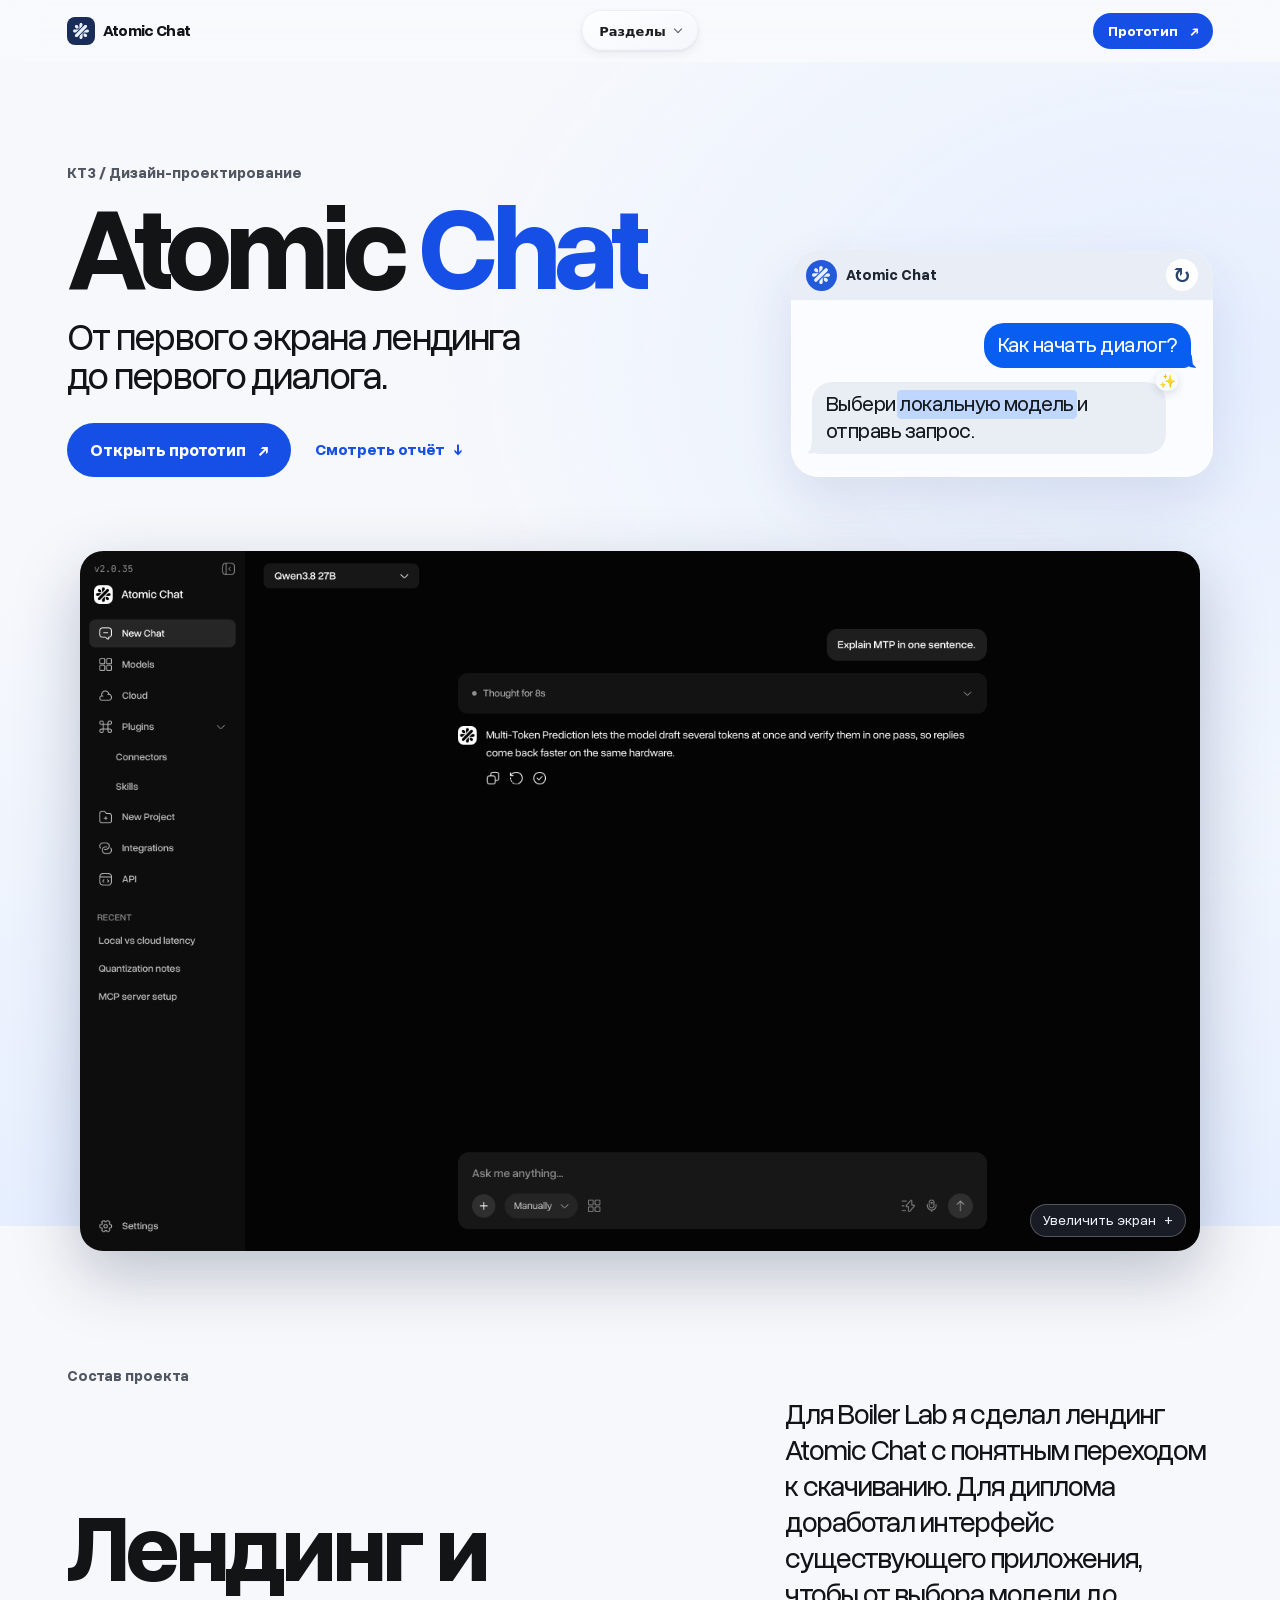
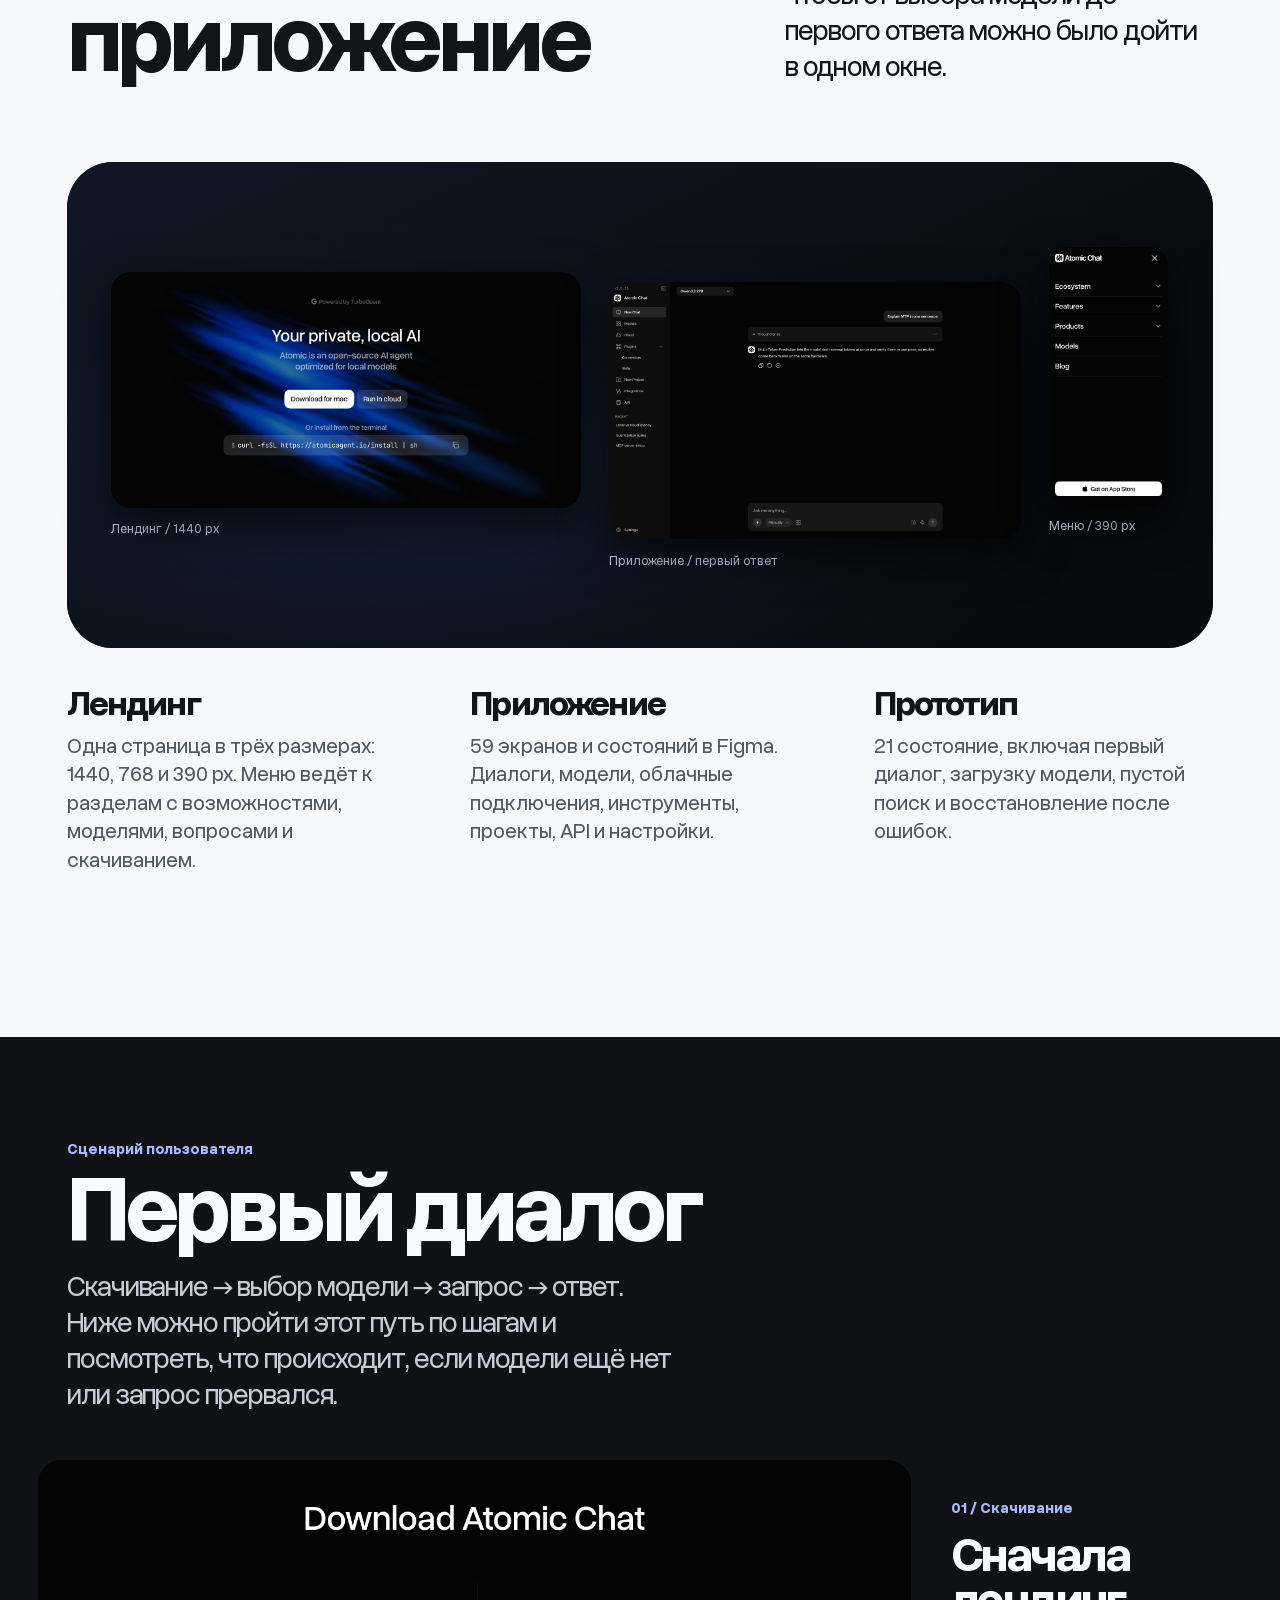
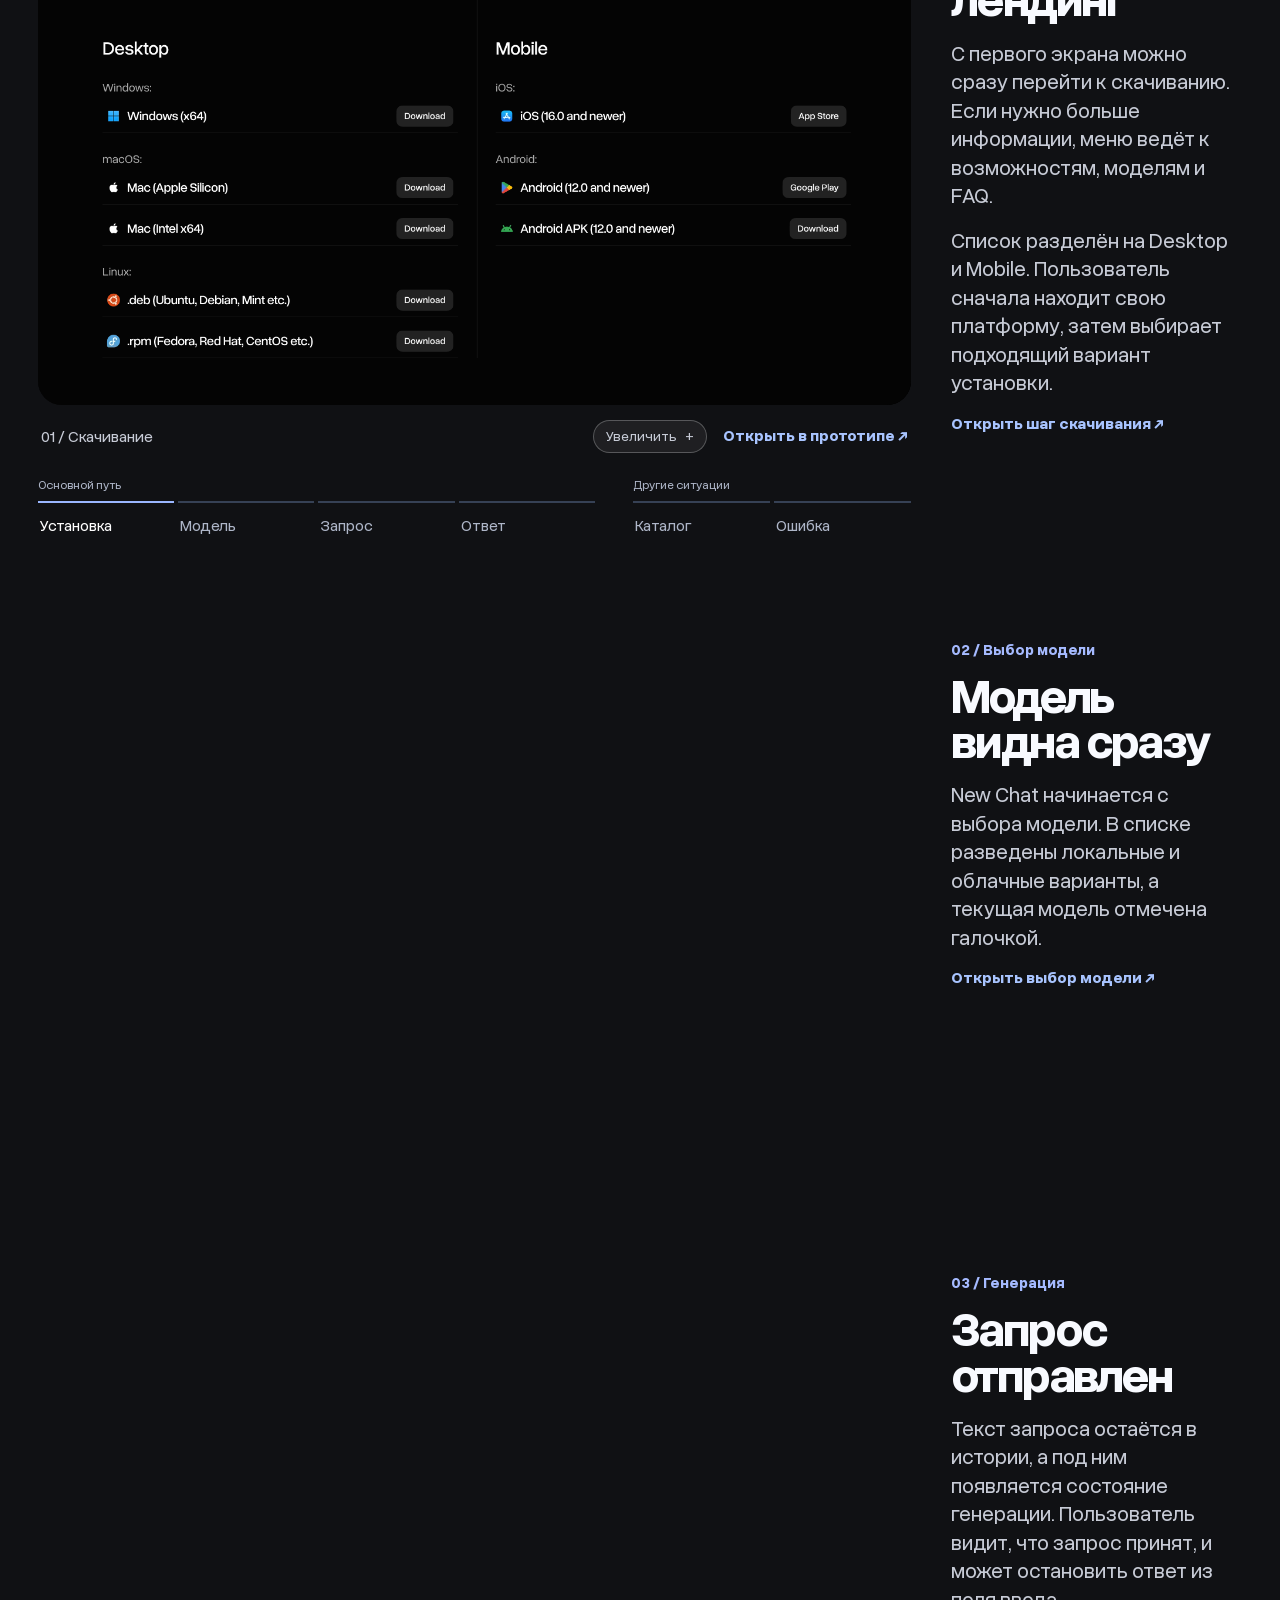
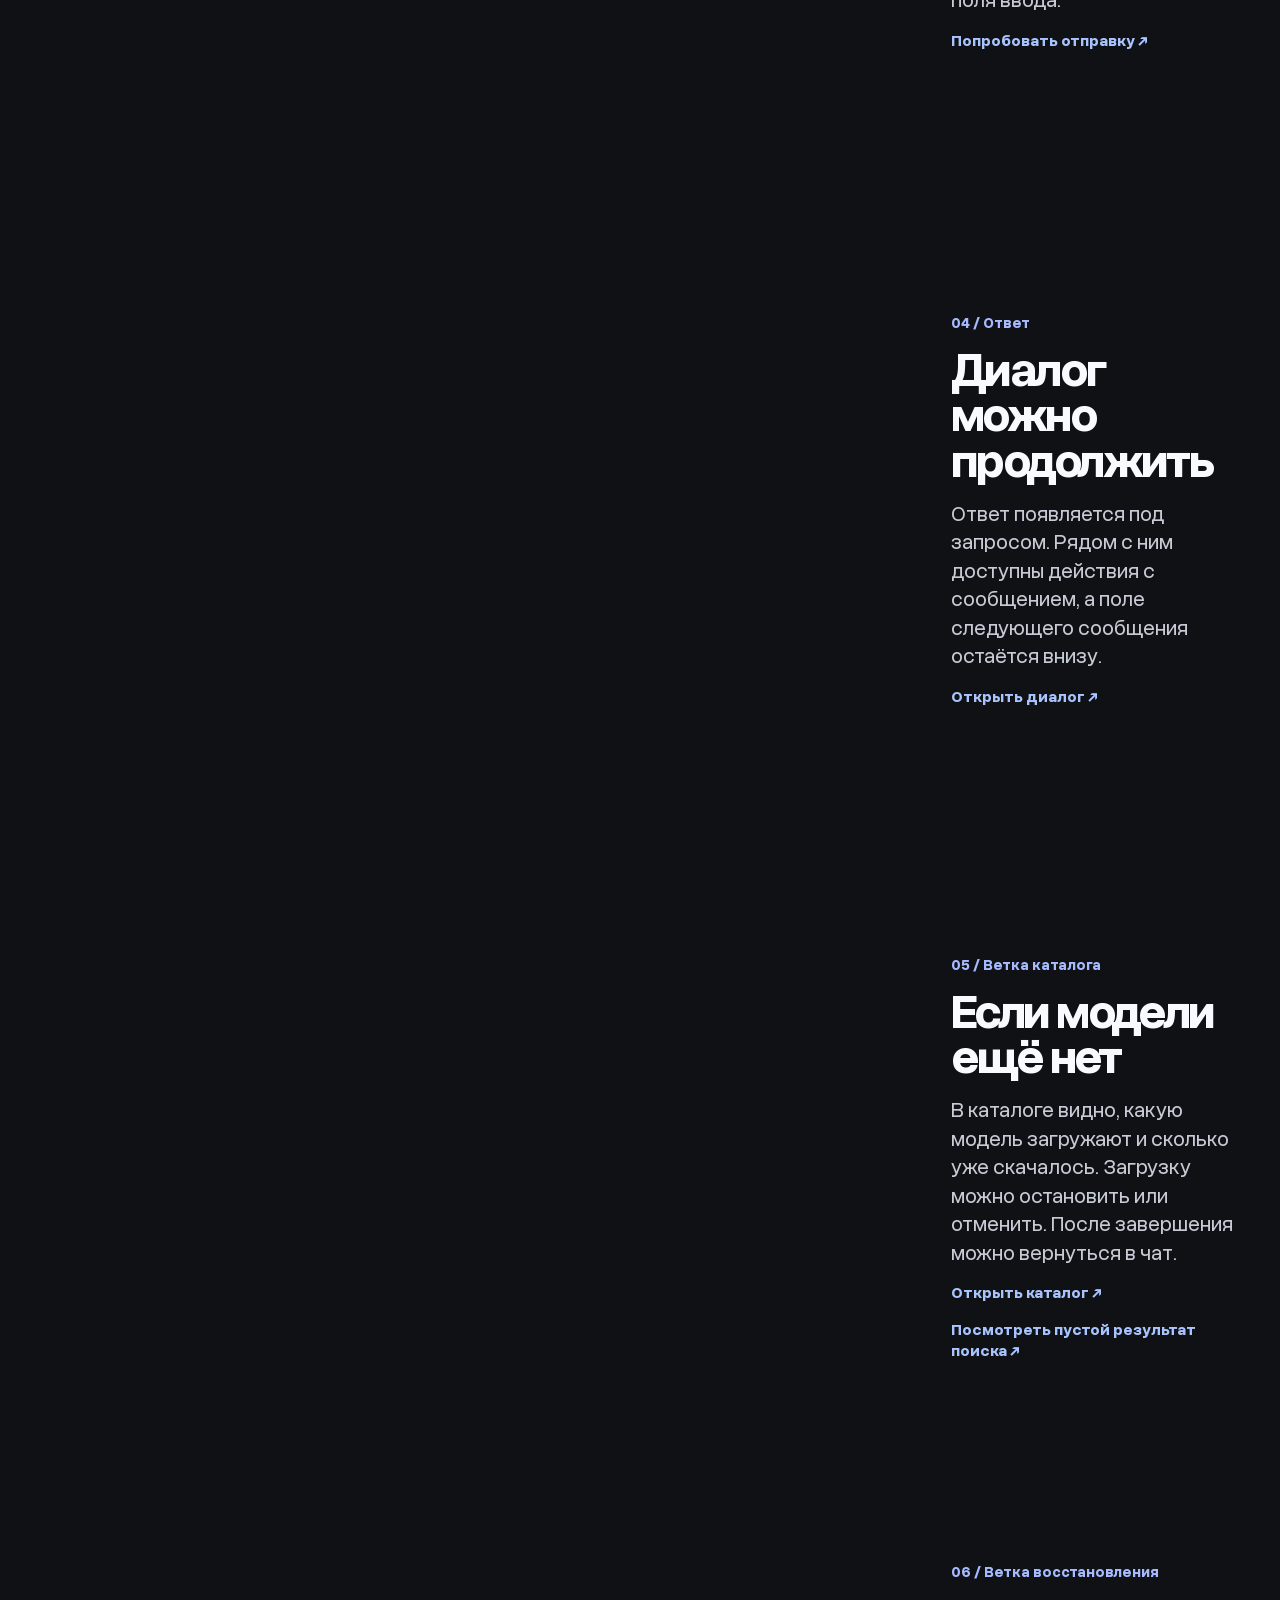
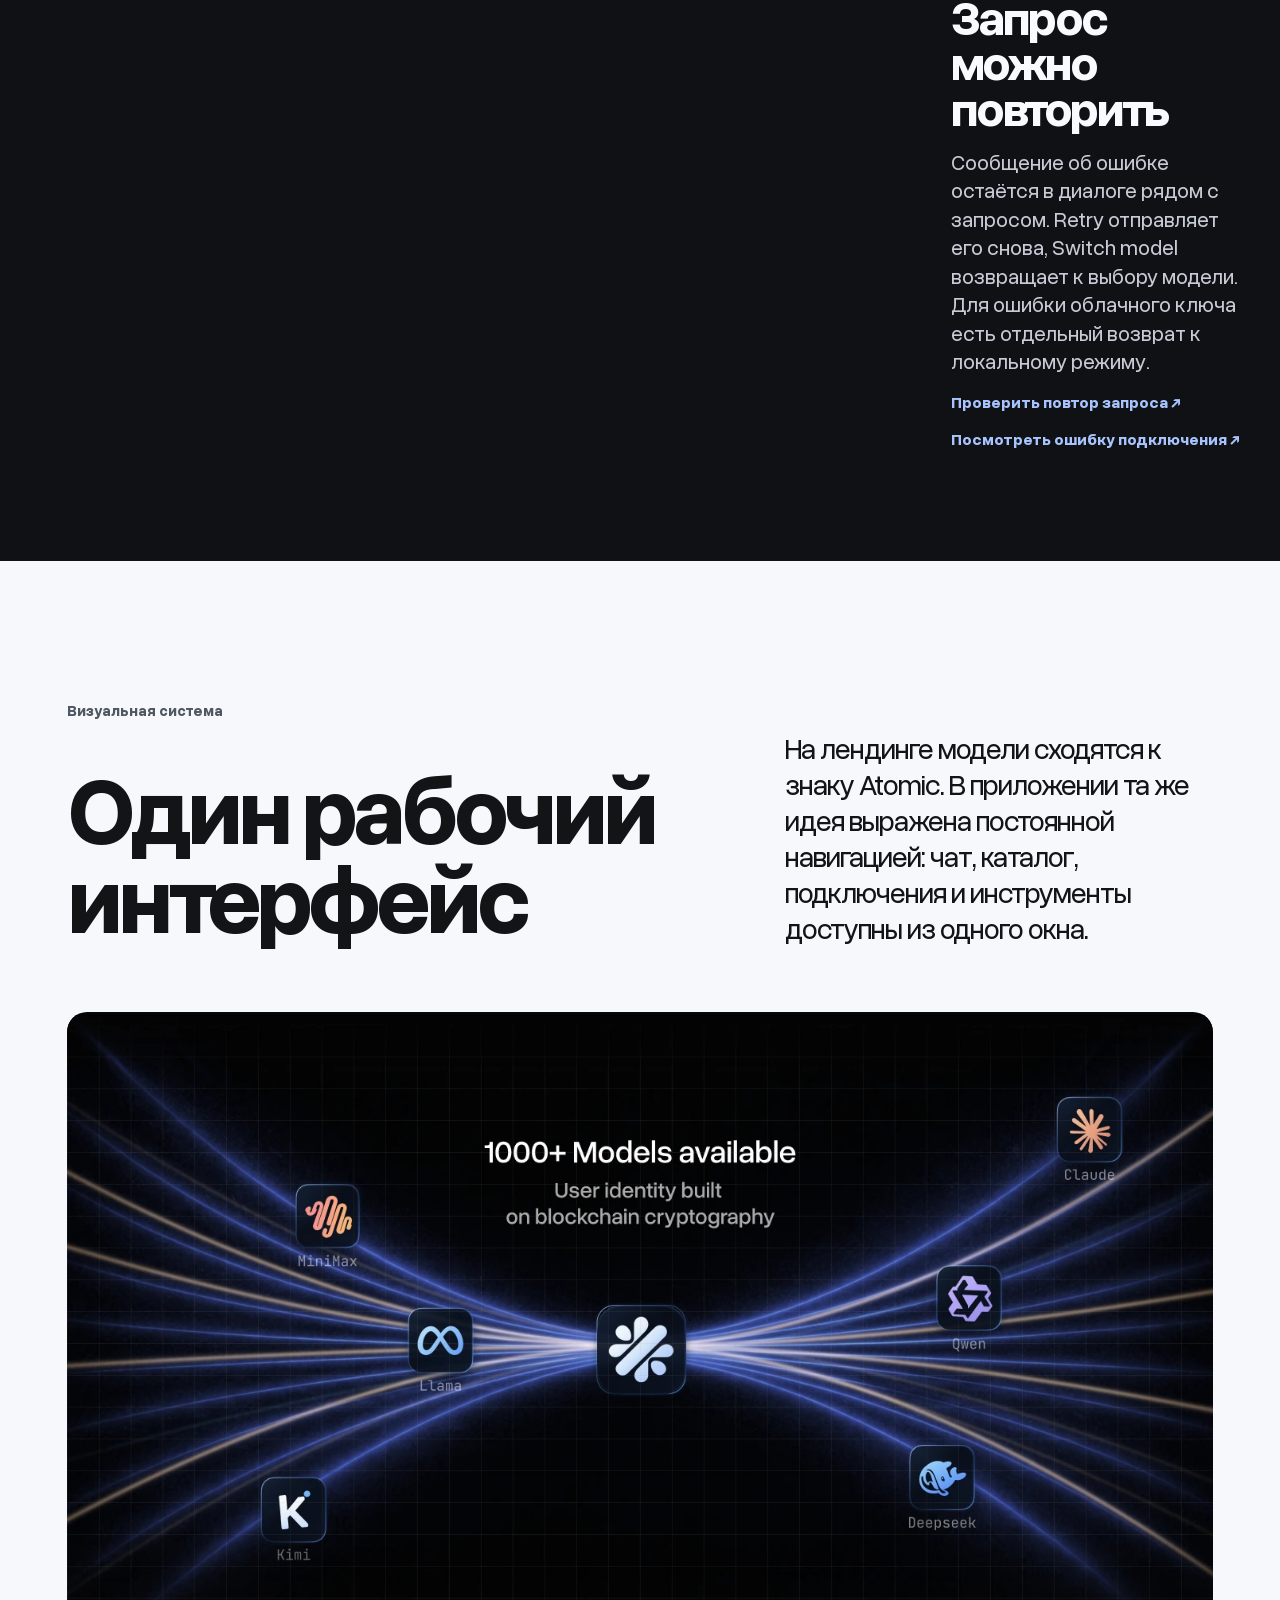
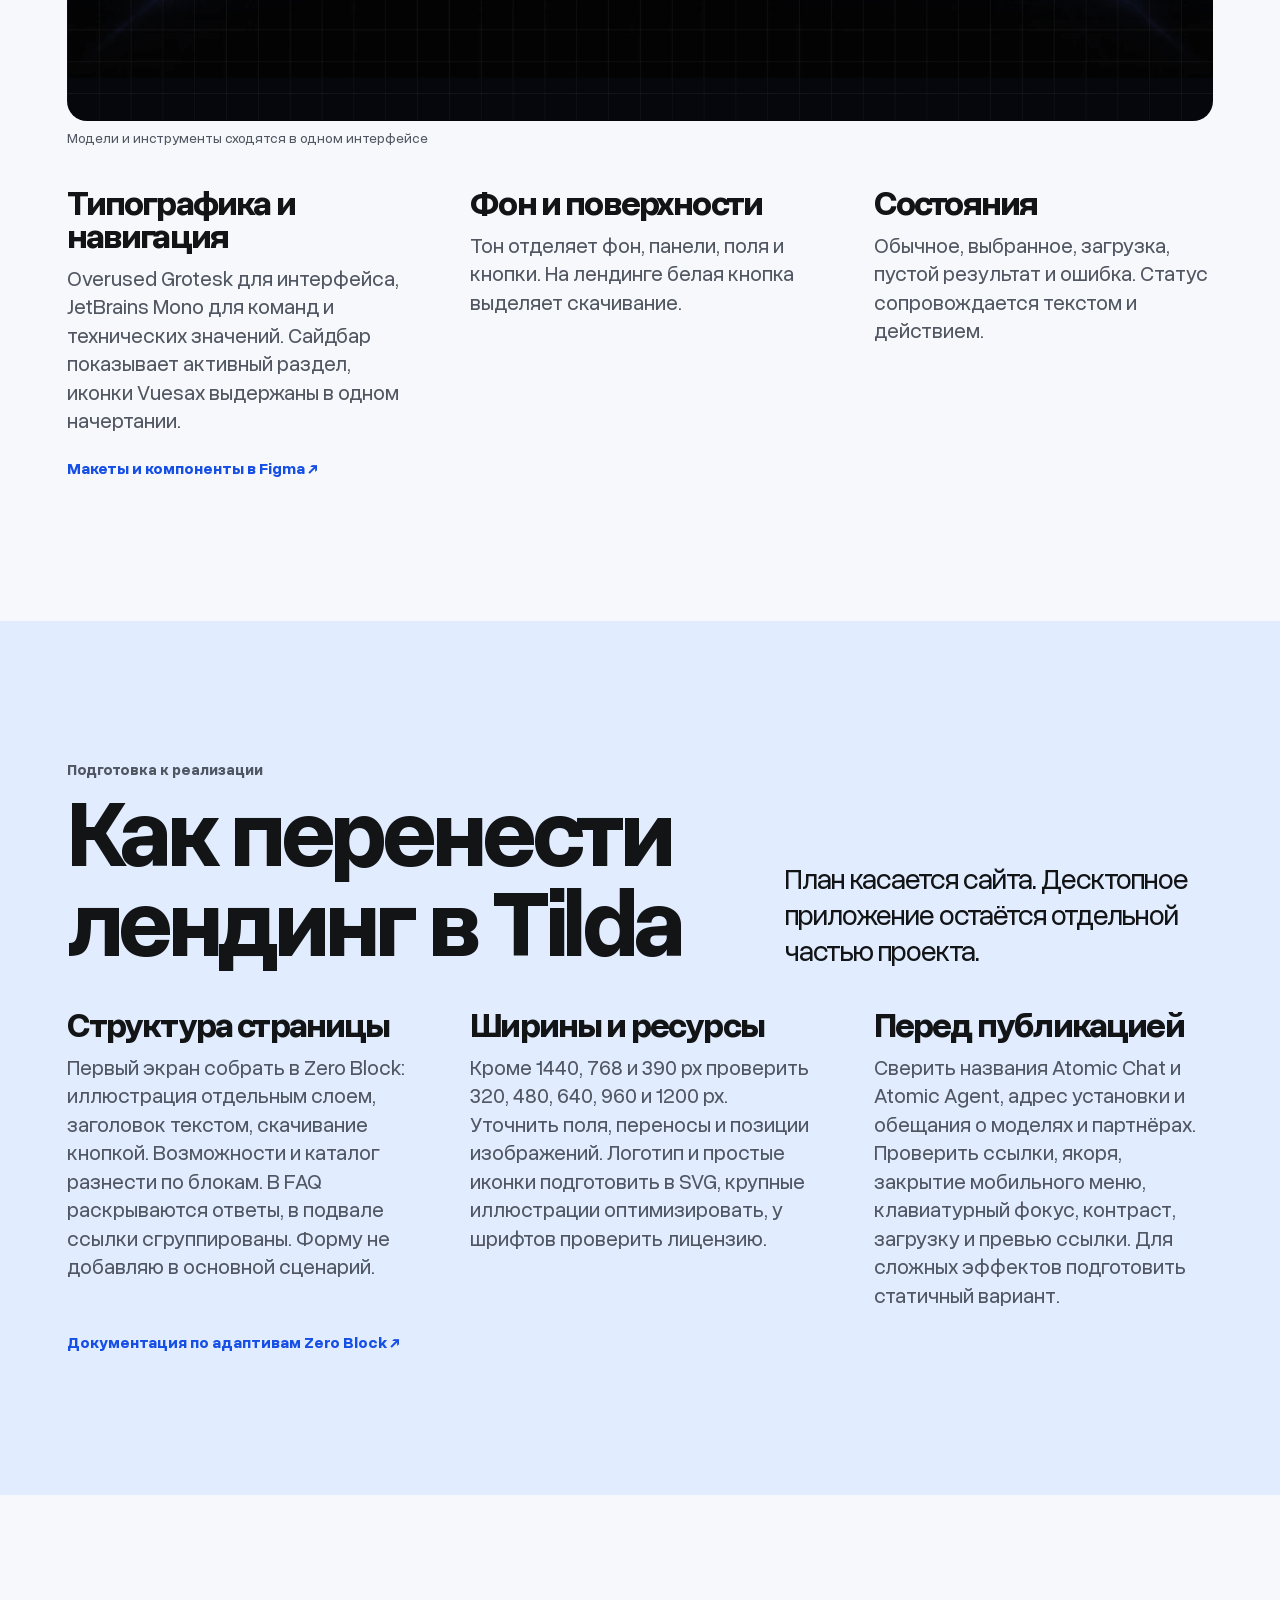
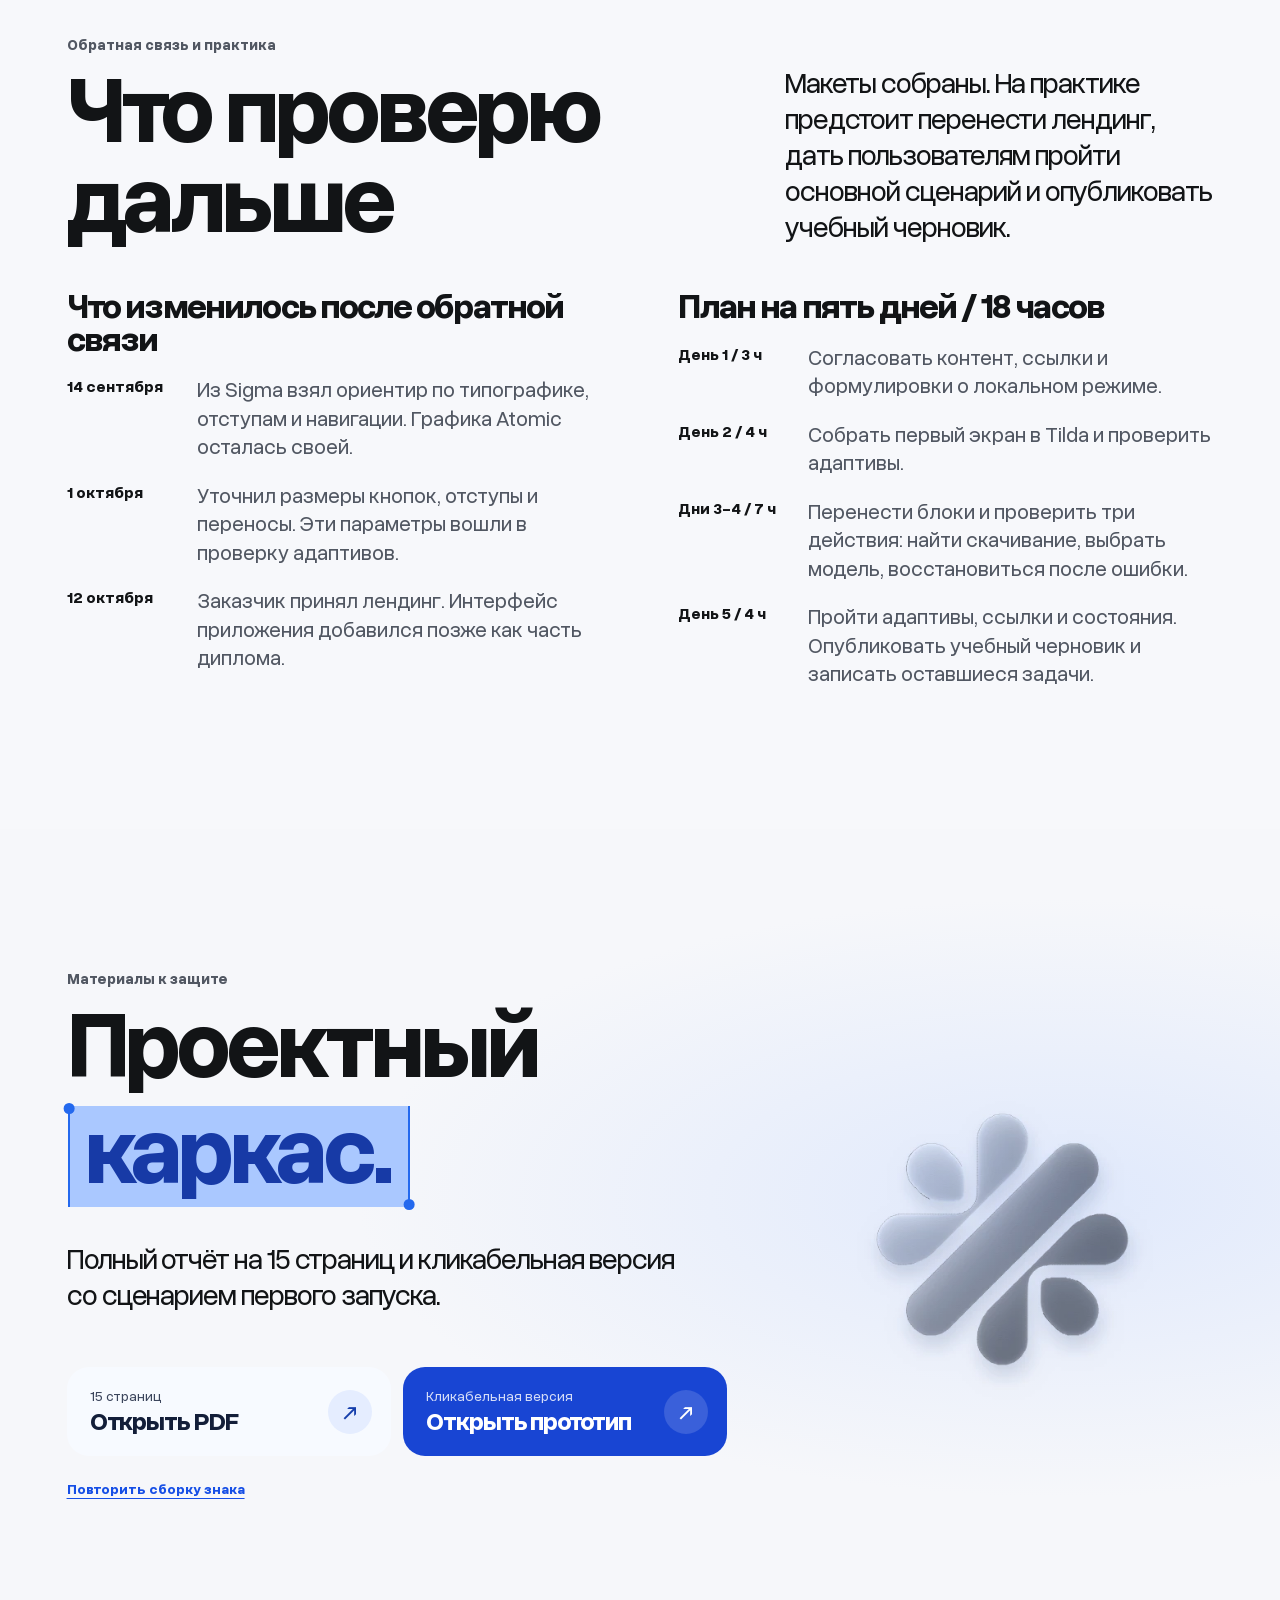
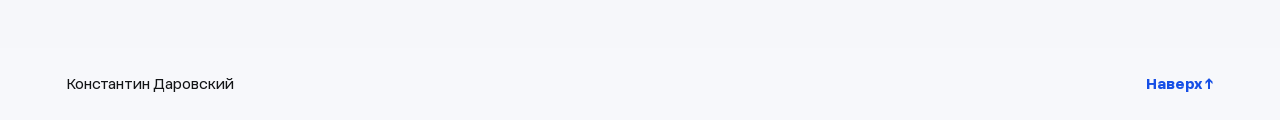
<file: index.html>
<!doctype html>
<html lang="ru">
<head>
<meta charset="utf-8">
<meta name="viewport" content="width=device-width,initial-scale=1">
<meta name="theme-color" content="#f7f8fb">
<meta name="description" content="Проектный каркас Atomic Chat. Дизайн лендинга, интерфейса и сценария первого диалога.">
<title>Atomic Chat — проектный каркас</title>
<link rel="icon" href="media/icon.png" type="image/png">
<link rel="stylesheet" href="story.css?v=4">
<link rel="stylesheet" href="refine.css?v=5">
<link rel="stylesheet" href="motion.css?v=4">
<link rel="stylesheet" href="intro.css?v=2">
<script src="story.js?v=5" defer></script>
<script src="motion.js?v=4" defer></script>
<script src="intro.js" defer></script>
</head>
<body>
<header class="bar">
  <div class="wrap bar-inner">
    <a href="#top" class="wordmark"><span class="header-mark"><img src="media/atomic-mark.svg" width="16" height="16" alt=""></span>Atomic Chat</a>
    <div class="chapter-dock">
      <button class="dock-trigger" type="button" aria-expanded="false" aria-controls="chapter-menu"><span>Разделы</span><span class="dock-chevron" aria-hidden="true"></span></button>
      <nav id="chapter-menu" aria-label="Главы отчёта" class="dock-menu" inert>
        <a href="#project">Каркас</a>
        <a href="#scenario">Сценарий</a>
        <a href="#tilda">Tilda</a>
        <a href="#report">Отчёт</a>
      </nav>
    </div>
    <a class="pill small" href="prototype/">Прототип <span aria-hidden="true">↗</span></a>
  </div>
  <div class="progress" aria-hidden="true"></div>
</header>
<main id="top">
  <section class="hero" aria-labelledby="hero-title">
    <div class="wrap hero-copy">
      <div class="hero-title-group">
        <p class="meta">КТ3 / Дизайн-проектирование</p>
        <h1 id="hero-title"><span class="line"><span>Atomic <em>Chat</em></span></span></h1>
        <p class="hero-description">От первого экрана лендинга<br>до первого диалога.</p>
        <div class="links hero-links"><a class="pill" href="prototype/">Открыть прототип <span aria-hidden="true">↗</span></a><a class="quiet" href="#project">Смотреть отчёт <span aria-hidden="true">↓</span></a></div>
      </div>
      <figure class="intro-chat" id="intro-chat" aria-label="Пример первого диалога">
        <figcaption><span class="profile-mark"><img src="media/atomic-mark.svg" width="20" height="20" alt=""></span><span>Atomic Chat</span><button type="button" class="chat-replay" aria-label="Повторить вступление">↻</button></figcaption>
        <div class="chat-messages">
          <p class="message is-outgoing">Как начать диалог?</p>
          <div class="message-arrival">
            <span class="typing-dots" aria-hidden="true"><i></i><i></i><i></i></span>
            <p class="message is-incoming">Выбери <span class="message-emphasis">локальную модель</span> и отправь запрос.<span class="message-reaction" aria-hidden="true">✨</span></p>
          </div>
        </div>
      </figure>
    </div>
    <figure class="hero-screen">
      <img src="prototype/assets/final-04.png" width="1440" height="900" alt="Atomic Chat: выбранная модель, запрос и ответ" fetchpriority="high">
      <button class="zoom-control" type="button" data-zoom="prototype/assets/final-04.png">Увеличить экран <span aria-hidden="true">+</span></button>
    </figure>
  </section>

  <section class="wrap section" id="project">
    <div class="lead reveal">
      <p class="meta">Состав проекта</p>
      <h2>Лендинг и<br>приложение</h2>
      <p>Для Boiler Lab я сделал лендинг Atomic Chat с понятным переходом к скачиванию. Для диплома доработал интерфейс существующего приложения, чтобы от выбора модели до первого ответа можно было дойти в одном окне.</p>
    </div>
    <div class="composition reveal">
      <figure class="landing-plate"><img src="media/hero.webp" width="1440" height="725" alt="Первый экран лендинга Atomic Chat" loading="lazy"><figcaption>Лендинг / 1440 px</figcaption></figure>
      <figure class="app-plate"><img src="prototype/assets/final-04.png" width="1440" height="900" alt="Ответ в приложении Atomic Chat" loading="lazy"><figcaption>Приложение / первый ответ</figcaption></figure>
      <figure class="mobile-plate"><img src="prototype/assets/menu.png" width="390" height="844" alt="Открытое меню мобильного лендинга" loading="lazy"><figcaption>Меню / 390 px</figcaption></figure>
    </div>
    <div class="details thirds reveal">
      <div><h3>Лендинг</h3><p>Одна страница в трёх размерах: 1440, 768 и 390 px. Меню ведёт к разделам с возможностями, моделями, вопросами и скачиванием.</p></div>
      <div><h3>Приложение</h3><p>59 экранов и состояний в Figma. Диалоги, модели, облачные подключения, инструменты, проекты, API и настройки.</p></div>
      <div><h3>Прототип</h3><p>21 состояние, включая первый диалог, загрузку модели, пустой поиск и восстановление после ошибок.</p></div>
    </div>
  </section>

  <section class="screen-story" id="scenario" aria-labelledby="scenario-title">
    <div class="wrap scenario-intro reveal"><p class="meta">Сценарий пользователя</p><h2 id="scenario-title">Первый диалог</h2><p>Скачивание → выбор модели → запрос → ответ. Ниже можно пройти этот путь по шагам и посмотреть, что происходит, если модели ещё нет или запрос прервался.</p></div>
    <div class="story-grid">
      <div class="sticky-stage">
        <figure class="stage" data-scene="install">
          <img id="story-screen" class="screen-layer is-visible" src="media/download.webp" width="1440" height="930" alt="Блок установки Atomic Chat" loading="lazy">
          <img class="screen-layer" width="1440" height="900" alt="" aria-hidden="true">
        </figure>
        <div class="stage-footer"><p id="stage-label">01 / Скачивание</p><div><button class="zoom-control" type="button" data-zoom="media/download.webp" id="stage-zoom">Увеличить <span aria-hidden="true">+</span></button><a href="prototype/?view=download" class="quiet" id="stage-link">Открыть в прототипе ↗</a></div></div>
        <nav class="route" aria-label="Шаги сценария">
          <div class="route-main"><span>Основной путь</span><div><a href="#install" aria-current="step">Установка</a><a href="#model">Модель</a><a href="#generating">Запрос</a><a href="#answer">Ответ</a></div></div>
          <div class="route-branches"><span>Другие ситуации</span><div><a href="#catalog">Каталог</a><a href="#error">Ошибка</a></div></div>
        </nav>
      </div>
      <div class="beats">
        <article class="beat" id="install" data-scene="install">
          <p class="meta">01 / Скачивание</p><h3>Сначала<br>лендинг</h3><p>С первого экрана можно сразу перейти к скачиванию. Если нужно больше информации, меню ведёт к возможностям, моделям и FAQ.</p><p class="scene-detail">Список разделён на Desktop и Mobile. Пользователь сначала находит свою платформу, затем выбирает подходящий вариант установки.</p><img class="mobile-scene" src="media/download.webp" alt="Блок установки" loading="lazy"><a class="quiet" href="prototype/?view=download">Открыть шаг скачивания ↗</a>
        </article>
        <article class="beat" id="model" data-scene="model">
          <p class="meta">02 / Выбор модели</p><h3>Модель<br>видна сразу</h3><p>New Chat начинается с выбора модели. В списке разведены локальные и облачные варианты, а текущая модель отмечена галочкой.</p><img class="mobile-scene" src="prototype/assets/final-02.png" alt="Список моделей" loading="lazy"><a class="quiet" href="prototype/?step=02">Открыть выбор модели ↗</a>
        </article>
        <article class="beat" id="generating" data-scene="generating">
          <p class="meta">03 / Генерация</p><h3>Запрос<br>отправлен</h3><p>Текст запроса остаётся в истории, а под ним появляется состояние генерации. Пользователь видит, что запрос принят, и может остановить ответ из поля ввода.</p><img class="mobile-scene" src="prototype/assets/final-03.png" alt="Диалог во время генерации" loading="lazy"><a class="quiet" href="prototype/?step=03">Попробовать отправку ↗</a>
        </article>
        <article class="beat" id="answer" data-scene="answer">
          <p class="meta">04 / Ответ</p><h3>Диалог<br>можно продолжить</h3><p>Ответ появляется под запросом. Рядом с ним доступны действия с сообщением, а поле следующего сообщения остаётся внизу.</p><img class="mobile-scene" src="prototype/assets/final-04.png" alt="Диалог после получения ответа" loading="lazy"><a class="quiet" href="prototype/?step=04">Открыть диалог ↗</a>
        </article>
        <article class="beat" id="catalog" data-scene="catalog">
          <p class="meta">05 / Ветка каталога</p><h3>Если модели<br>ещё нет</h3><p>В каталоге видно, какую модель загружают и сколько уже скачалось. Загрузку можно остановить или отменить. После завершения можно вернуться в чат.</p><img class="mobile-scene" src="prototype/assets/final-1.png" alt="Прогресс загрузки модели" loading="lazy"><a class="quiet" href="prototype/?step=06">Открыть каталог ↗</a><a class="quiet" href="prototype/?step=07">Посмотреть пустой результат поиска ↗</a>
        </article>
        <article class="beat" id="error" data-scene="error">
          <p class="meta">06 / Ветка восстановления</p><h3>Запрос можно<br>повторить</h3><p>Сообщение об ошибке остаётся в диалоге рядом с запросом. Retry отправляет его снова, Switch model возвращает к выбору модели. Для ошибки облачного ключа есть отдельный возврат к локальному режиму.</p><img class="mobile-scene" src="prototype/assets/final-05.png" alt="Ошибка генерации и варианты восстановления" loading="lazy"><a class="quiet" href="prototype/?step=05">Проверить повтор запроса ↗</a><a class="quiet" href="prototype/?step=10">Посмотреть ошибку подключения ↗</a>
        </article>
      </div>
    </div>
  </section>

  <section class="wrap section system" id="system">
    <div class="lead reveal"><p class="meta">Визуальная система</p><h2>Один рабочий<br>интерфейс</h2><p>На лендинге модели сходятся к знаку Atomic. В приложении та же идея выражена постоянной навигацией: чат, каталог, подключения и инструменты доступны из одного окна.</p></div>
    <figure class="system-image" id="model-map">
      <div class="model-window">
        <img src="media/concept.webp" width="1440" height="891" alt="Макет секции 1000+ Models available. Шесть моделей расположены вокруг знака Atomic Chat." loading="lazy">
      </div>
      <figcaption>Модели и инструменты сходятся в одном интерфейсе</figcaption>
    </figure>
    <div class="details thirds reveal">
      <div><h3>Типографика и навигация</h3><p>Overused Grotesk для интерфейса, JetBrains Mono для команд и технических значений. Сайдбар показывает активный раздел, иконки Vuesax выдержаны в одном начертании.</p></div>
      <div><h3>Фон и поверхности</h3><p>Тон отделяет фон, панели, поля и кнопки. На лендинге белая кнопка выделяет скачивание.</p></div>
      <div><h3>Состояния</h3><p>Обычное, выбранное, загрузка, пустой результат и ошибка. Статус сопровождается текстом и действием.</p></div>
    </div>
    <a class="quiet" href="https://www.figma.com/design/ORqzIhcBUxW2lnEen9ymcQ/Untitled?node-id=51-25780" target="_blank" rel="noopener">Макеты и компоненты в Figma ↗</a>
  </section>

  <section class="tilda" id="tilda">
    <div class="wrap section">
      <div class="lead reveal"><p class="meta">Подготовка к реализации</p><h2>Как перенести<br>лендинг в Tilda</h2><p>План касается сайта. Десктопное приложение остаётся отдельной частью проекта.</p></div>
      <div class="details thirds reveal">
        <div><h3>Структура страницы</h3><p>Первый экран собрать в Zero Block: иллюстрация отдельным слоем, заголовок текстом, скачивание кнопкой. Возможности и каталог разнести по блокам. В FAQ раскрываются ответы, в подвале ссылки сгруппированы. Форму не добавляю в основной сценарий.</p></div>
        <div><h3>Ширины и ресурсы</h3><p>Кроме 1440, 768 и 390 px проверить 320, 480, 640, 960 и 1200 px. Уточнить поля, переносы и позиции изображений. Логотип и простые иконки подготовить в SVG, крупные иллюстрации оптимизировать, у шрифтов проверить лицензию.</p></div>
        <div><h3>Перед публикацией</h3><p>Сверить названия Atomic Chat и Atomic Agent, адрес установки и обещания о моделях и партнёрах. Проверить ссылки, якоря, закрытие мобильного меню, клавиатурный фокус, контраст, загрузку и превью ссылки. Для сложных эффектов подготовить статичный вариант.</p></div>
      </div>
      <a class="quiet" href="https://www.help.tilda.cc/zero/advanced" target="_blank" rel="noopener">Документация по адаптивам Zero Block ↗</a>
    </div>
  </section>

  <section class="wrap section" id="practice">
    <div class="lead reveal"><p class="meta">Обратная связь и практика</p><h2>Что проверю<br>дальше</h2><p>Макеты собраны. На практике предстоит перенести лендинг, дать пользователям пройти основной сценарий и опубликовать учебный черновик.</p></div>
    <div class="practice-grid reveal">
      <div><h3>Что изменилось после обратной связи</h3><dl class="timeline"><div><dt>14 сентября</dt><dd>Из Sigma взял ориентир по типографике, отступам и навигации. Графика Atomic осталась своей.</dd></div><div><dt>1 октября</dt><dd>Уточнил размеры кнопок, отступы и переносы. Эти параметры вошли в проверку адаптивов.</dd></div><div><dt>12 октября</dt><dd>Заказчик принял лендинг. Интерфейс приложения добавился позже как часть диплома.</dd></div></dl></div>
      <div><h3>План на пять дней / 18 часов</h3><dl class="timeline"><div><dt>День 1 / 3 ч</dt><dd>Согласовать контент, ссылки и формулировки о локальном режиме.</dd></div><div><dt>День 2 / 4 ч</dt><dd>Собрать первый экран в Tilda и проверить адаптивы.</dd></div><div><dt>Дни 3–4 / 7 ч</dt><dd>Перенести блоки и проверить три действия: найти скачивание, выбрать модель, восстановиться после ошибки.</dd></div><div><dt>День 5 / 4 ч</dt><dd>Пройти адаптивы, ссылки и состояния. Опубликовать учебный черновик и записать оставшиеся задачи.</dd></div></dl></div>
    </div>
  </section>

  <section class="end" id="report">
    <div class="wrap section reveal finale-layout">
      <p class="meta">Материалы к защите</p><h2><span class="end-line"><span>Проектный</span></span><span class="end-line"><mark><span>каркас.</span><i aria-hidden="true"></i><b aria-hidden="true"></b></mark></span></h2>
      <p>Полный отчёт на 15 страниц и кликабельная версия со сценарием первого запуска.</p>
      <div class="end-actions">
        <a class="end-action" href="atomic-kt3.pdf" target="_blank" rel="noopener"><span><small>15 страниц</small><strong>Открыть PDF</strong></span><span class="action-arrow" aria-hidden="true">↗</span></a>
        <a class="end-action primary-action" href="prototype/"><span><small>Кликабельная версия</small><strong>Открыть прототип</strong></span><span class="action-arrow" aria-hidden="true">↗</span></a>
      </div>
      <div class="finale-assembly" aria-hidden="true">
        <img class="finale-still" src="media/atomic-spin.webp" width="512" height="512" alt="" loading="lazy">
        <video class="finale-film" muted playsinline preload="none" src="media/atomic-spin.mp4" tabindex="-1"></video>
      </div>
      <button class="finale-replay" type="button">Повторить сборку знака</button>
    </div>
  </section>
</main>
<dialog class="image-dialog" id="image-dialog" aria-labelledby="zoom-title">
  <header><strong id="zoom-title">Экран Atomic Chat</strong><div><button id="zoom-out" type="button" aria-label="Уменьшить">−</button><button id="zoom-in" type="button" aria-label="Приблизить">+</button><form method="dialog"><button type="submit">Закрыть</button></form></div></header>
  <div class="image-viewport" tabindex="0"><img alt=""></div>
</dialog>
<footer class="wrap footer"><span>Константин Даровский</span><a class="quiet" href="#top">Наверх ↑</a></footer>
</body>
</html>
</file>
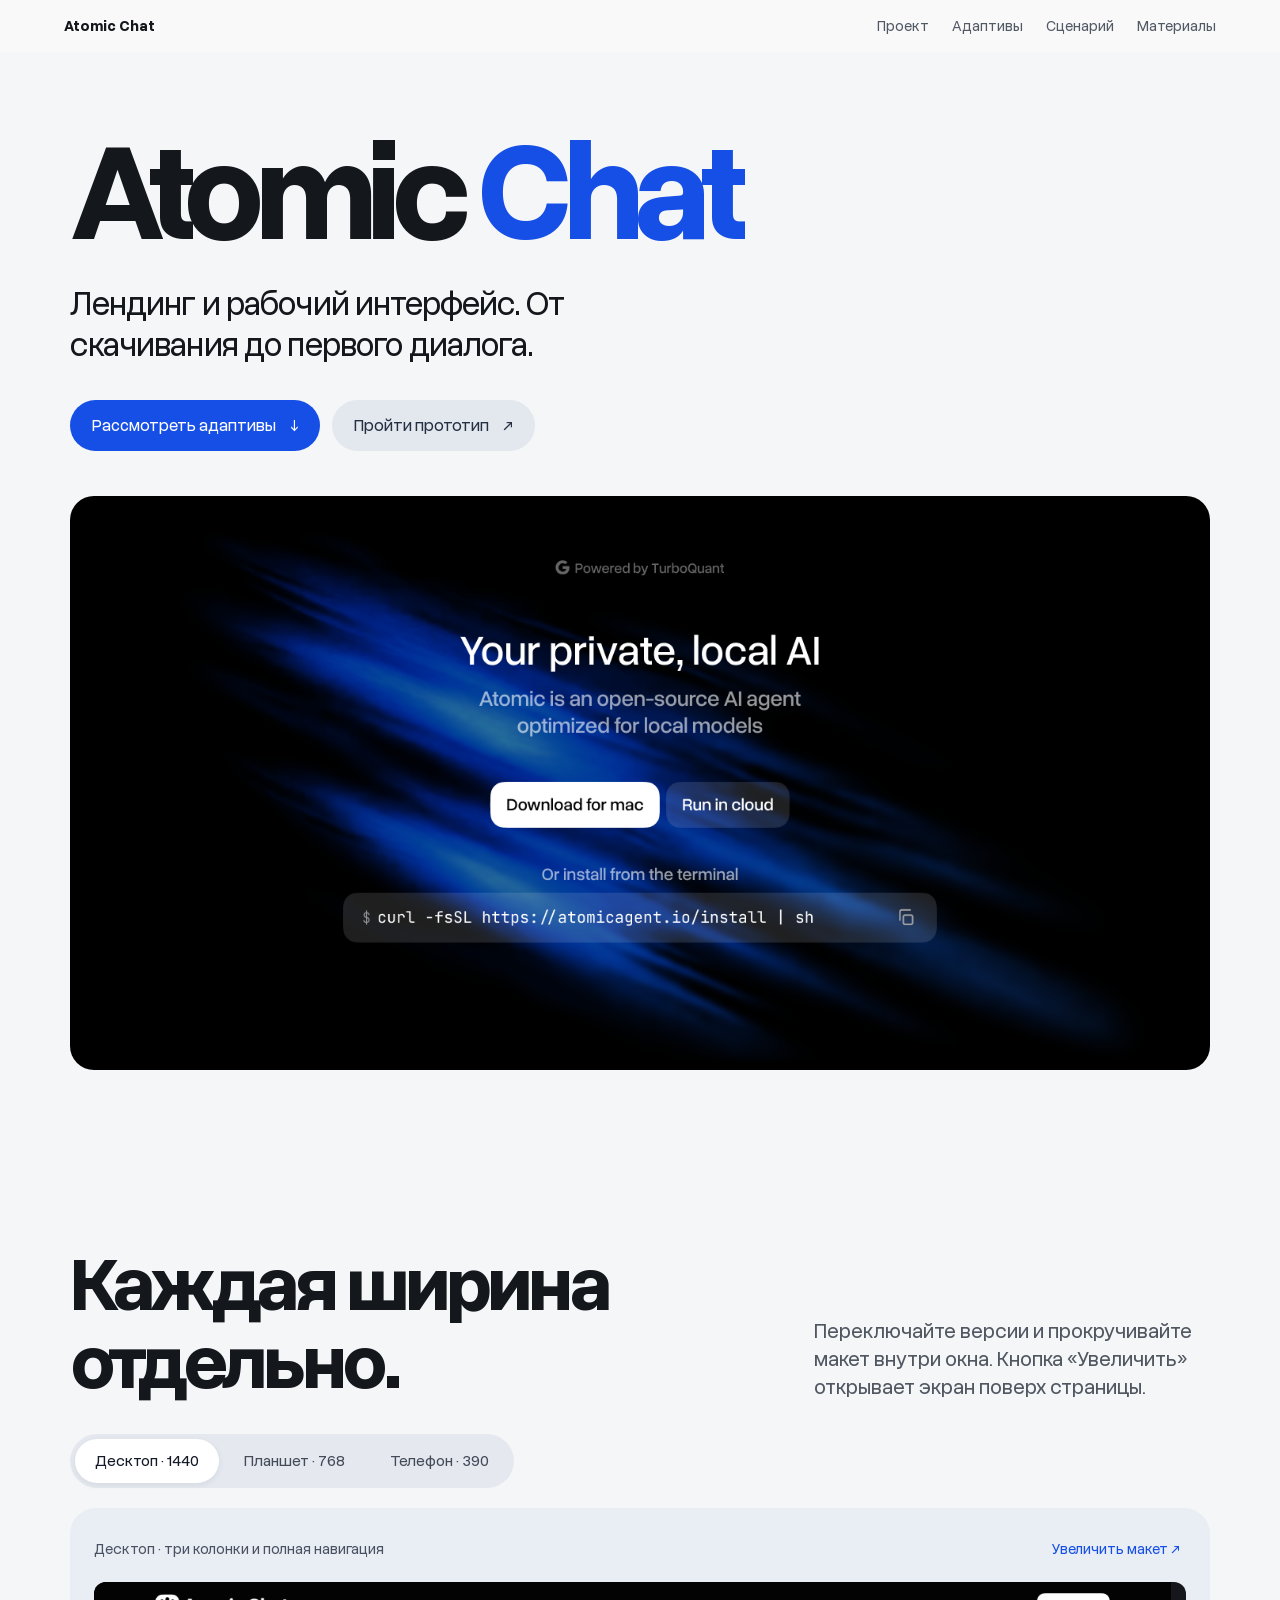
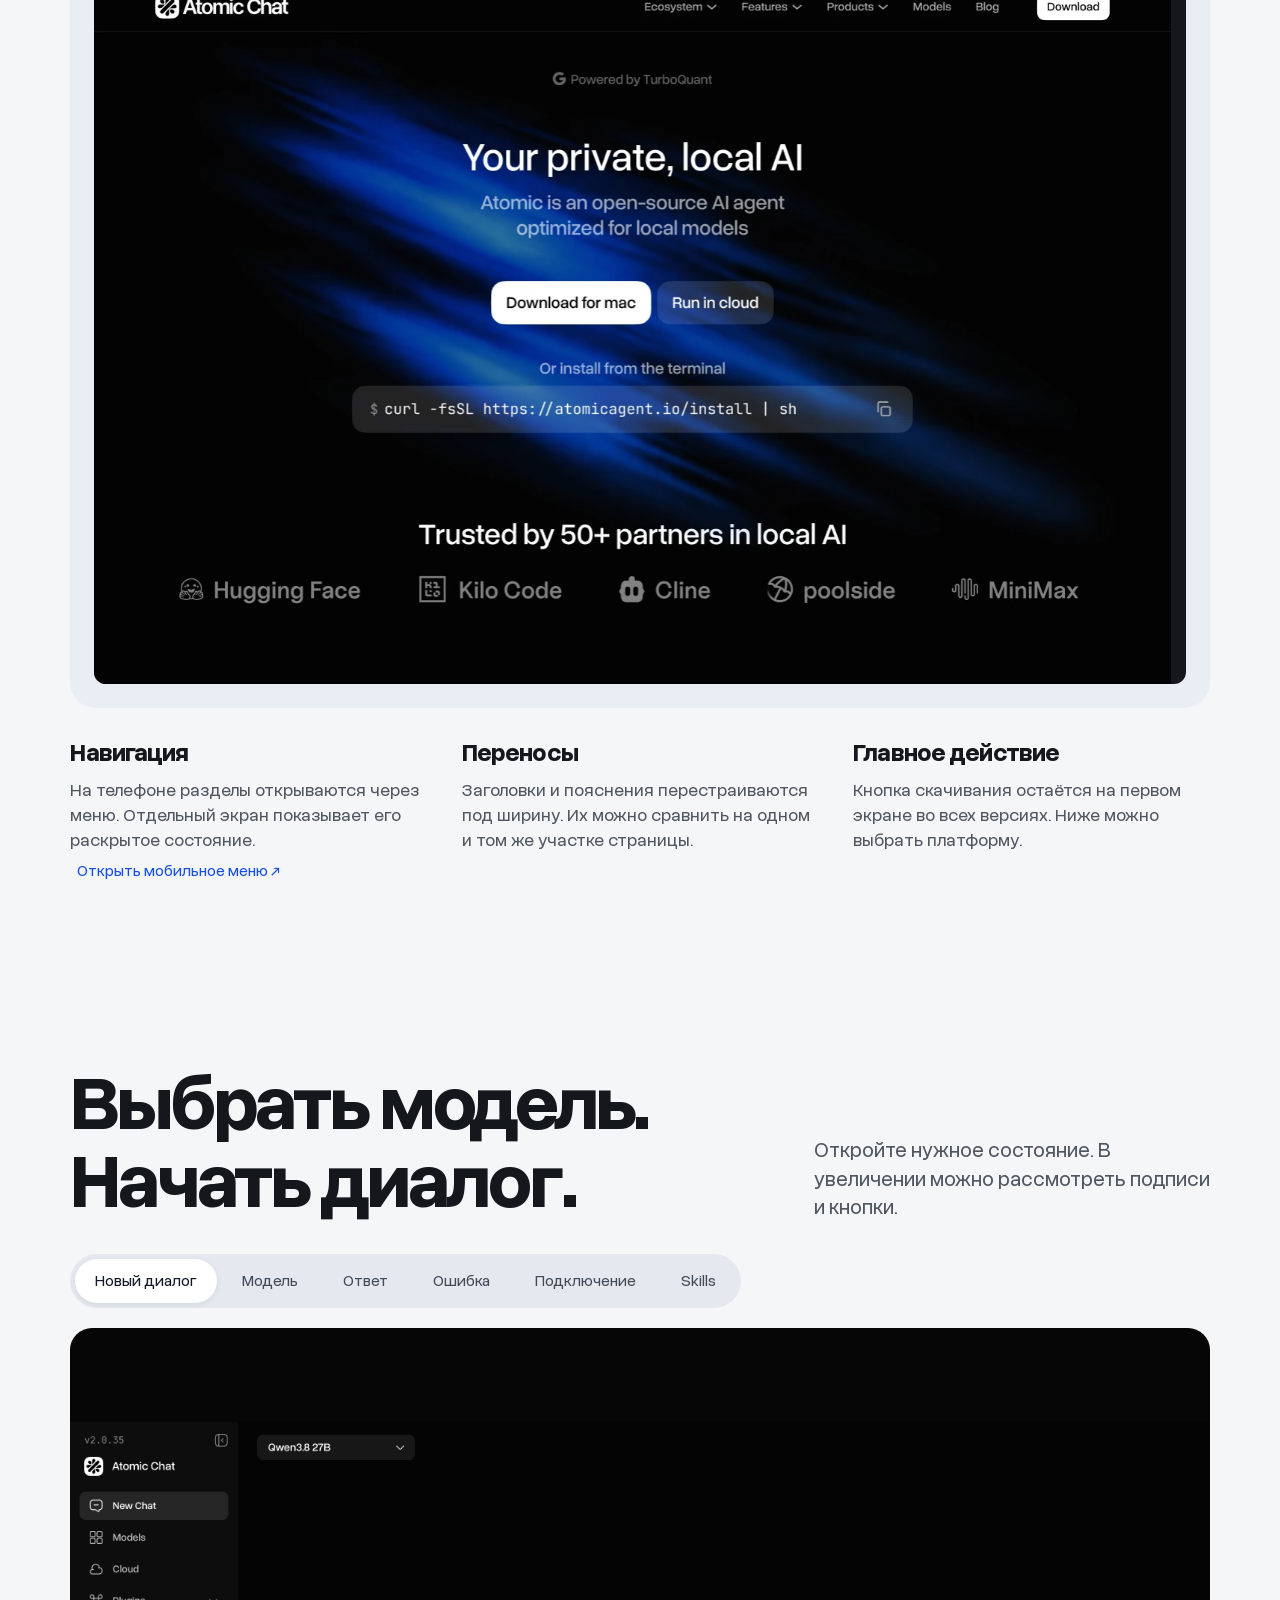
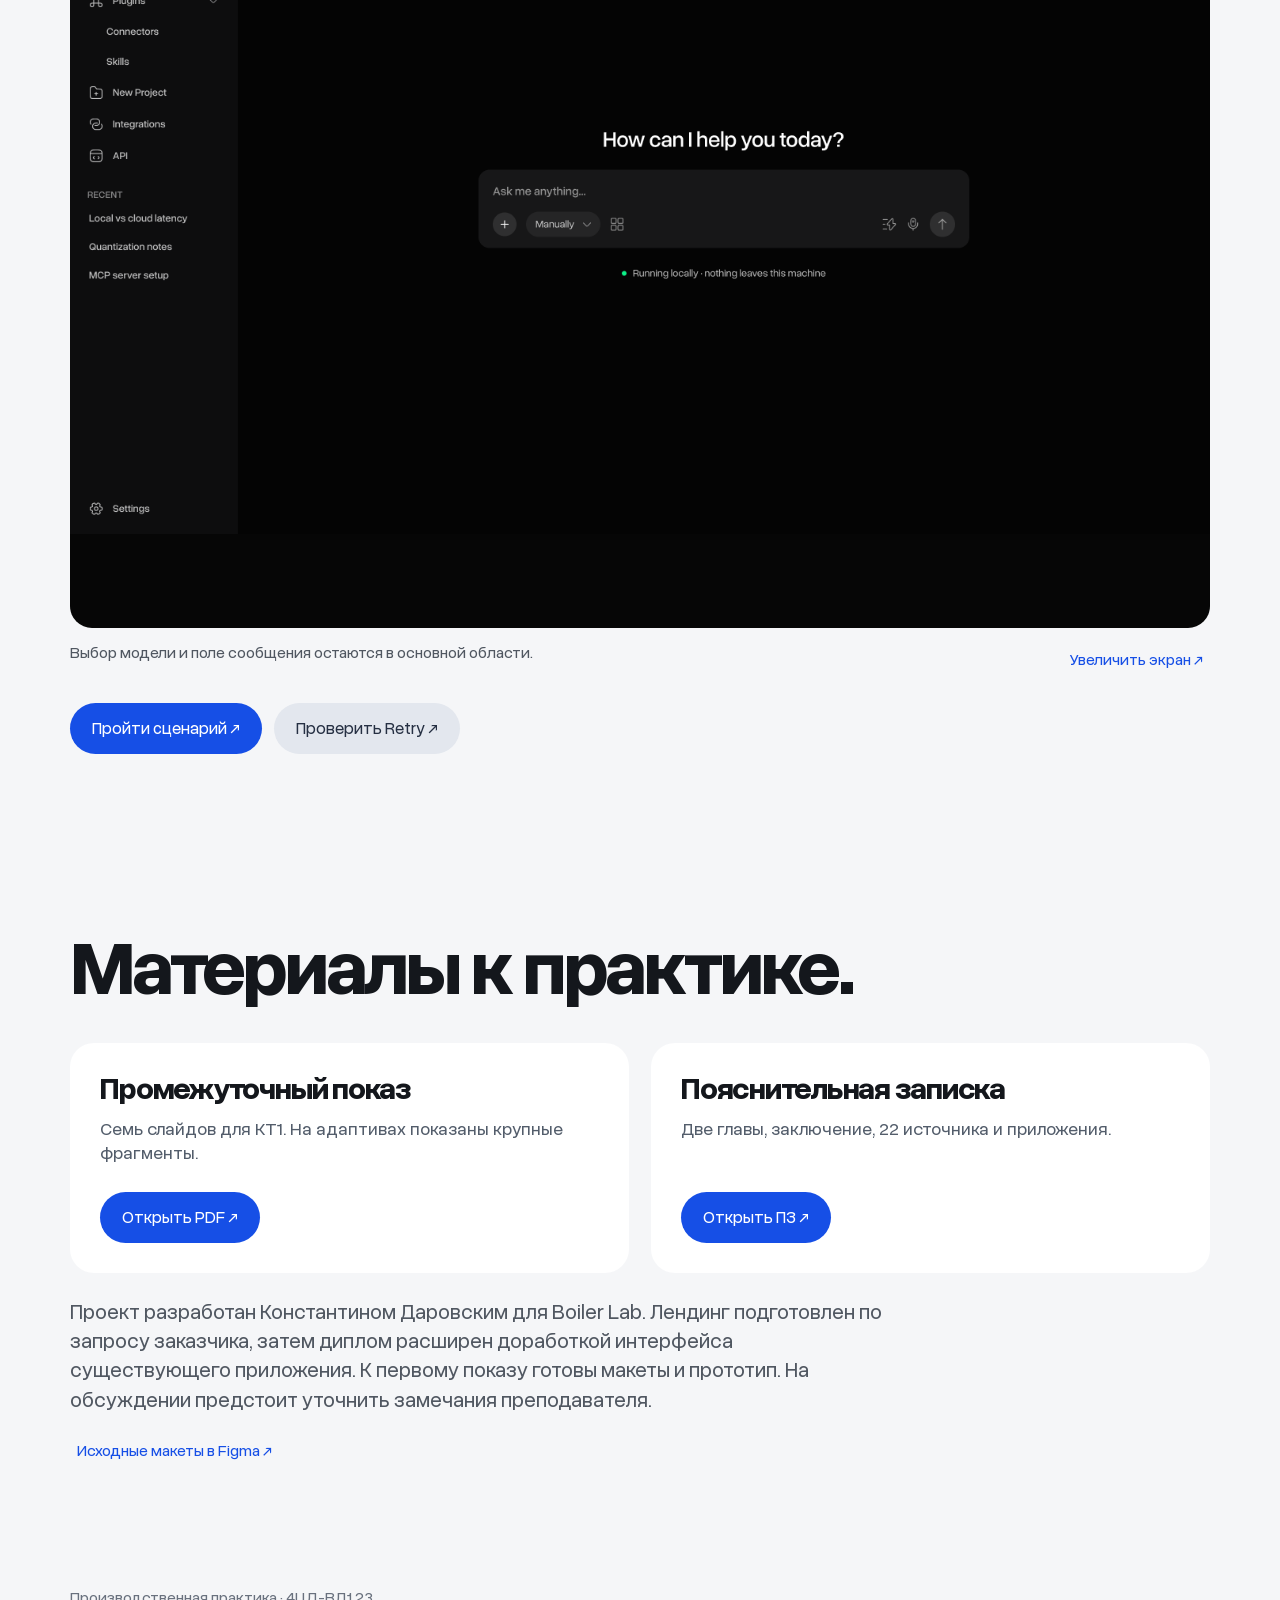
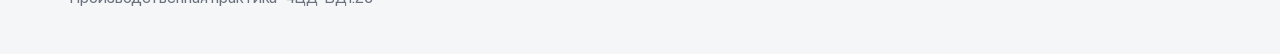
<file: practice/index.html>
<!doctype html>
<html lang="ru">
<head>
<meta charset="utf-8"><meta name="viewport" content="width=device-width,initial-scale=1">
<title>Atomic Chat · Производственная практика</title>
<link rel="icon" href="../media/icon.png">
<style>
@font-face{font-family:Overused;src:url(assets/overused.ttf);font-weight:400;font-display:swap}
@font-face{font-family:Overused;src:url(assets/overused-bold.ttf);font-weight:700;font-display:swap}
:root{font-family:Overused,Arial,sans-serif;color:#14171c;background:#f5f6f8;--blue:#164fe6;scroll-behavior:smooth}
*{box-sizing:border-box}body{margin:0}button,a{-webkit-tap-highlight-color:transparent}button{font:inherit;cursor:pointer}a{color:inherit;text-decoration:none}button:focus-visible,a:focus-visible{outline:3px solid #5286ff;outline-offset:5px}h1,h2,h3,p,figure{margin:0}img{display:block}header{position:sticky;top:0;z-index:10;background:#f9fafbd9;backdrop-filter:blur(18px);padding:16px clamp(18px,5vw,80px);display:flex;align-items:center;justify-content:space-between;gap:22px;font-size:15px}nav{display:flex;gap:23px}nav a{color:#515965}nav a:hover{color:var(--blue)}.brand{font-weight:700;white-space:nowrap}
.wrap{max-width:1440px;padding:0 clamp(20px,5.5vw,80px);margin:auto}section{padding:88px 0;scroll-margin-top:65px}.hero{padding-top:80px}h1{font-size:clamp(65px,11vw,152px);line-height:.87;letter-spacing:-.075em;font-weight:700}h1 span{color:var(--blue)}h2{font-size:clamp(38px,6.1vw,82px);line-height:1;letter-spacing:-.055em;max-width:19ch}.intro{margin:30px 0 34px;font-size:clamp(21px,2.8vw,34px);line-height:1.2;max-width:27ch;letter-spacing:-.025em}.actions{display:flex;gap:12px;align-items:center;flex-wrap:wrap}
.button{display:inline-flex;gap:14px;align-items:center;padding:14px 22px;border:0;border-radius:100px;background:var(--blue);color:white;font-size:17px;transition:background .16s,transform .16s}.button:hover{background:#0c3ccd;transform:translateY(-2px)}.button:active{transform:translateY(0)}.button.secondary{background:#e3e7ee;color:#263043}.button.secondary:hover{background:#d8dfea}.hero-photo{margin-top:45px;background:#050505;border-radius:24px;overflow:hidden}.hero-photo img{width:100%;height:auto}
.heading-row{display:flex;justify-content:space-between;align-items:end;gap:35px;margin-bottom:32px}.heading-row p{max-width:33ch;font-size:21px;line-height:1.35;color:#505761}
.tabs{display:flex;gap:5px;flex-wrap:wrap;background:#e5e9ef;padding:5px;border-radius:100px;width:max-content;max-width:100%;margin-bottom:20px}.tabs button{background:transparent;color:#434b59;border:0;border-radius:100px;padding:11px 20px;font-size:16px;transition:background .17s,color .17s,box-shadow .17s}.tabs button[aria-pressed=true]{background:#fff;color:#131a27;box-shadow:0 2px 6px #1a284d15}.viewport-wrap{background:#e9edf4;border-radius:26px;padding:24px}.stage-toolbar{display:flex;justify-content:space-between;gap:18px;align-items:center;margin-bottom:16px;color:#4a5262;font-size:15px}.quiet{border:0;background:transparent;padding:7px;color:var(--blue);font:inherit;cursor:pointer}.quiet:hover{text-decoration:underline;text-underline-offset:4px}
.viewport{height:min(760px,78svh);overflow:auto;overscroll-behavior:contain;scrollbar-gutter:stable;background:#15171c;border-radius:12px;position:relative}.adaptive-image{width:100%;max-width:1440px;height:auto;margin:auto}.viewport[data-device=tablet] .adaptive-image{width:min(100%,768px)}.viewport[data-device=mobile] .adaptive-image{width:min(100%,390px)}
.caption{display:flex;justify-content:space-between;gap:15px;margin-top:14px;font-size:16px;color:#505761}.caption span{max-width:65ch}.screen-frame{background:#060606;border-radius:22px;overflow:hidden}.screen-frame img{width:100%;aspect-ratio:1440/900;object-fit:contain}
.changes{display:grid;grid-template-columns:repeat(3,1fr);gap:35px;margin-top:28px}.changes h3{font-size:25px;letter-spacing:-.035em;margin-bottom:8px}.changes p{color:#505761;font-size:18px;line-height:1.4}.download-grid{display:grid;grid-template-columns:1fr 1fr;gap:22px;margin-top:35px}.download{display:flex;flex-direction:column;align-items:start;justify-content:space-between;gap:25px;min-height:230px;padding:30px;background:#fff;border-radius:24px}.download h3{font-size:31px;letter-spacing:-.04em;line-height:1.06}.download p{font-size:18px;color:#535d6b;margin-top:12px}.text-section{max-width:68ch;margin-top:25px;font-size:21px;line-height:1.4;color:#505761}.end{padding-top:30px;padding-bottom:45px;font-size:16px;color:#69717e}
dialog{width:min(1500px,96vw);max-width:96vw;max-height:94svh;padding:18px;background:#f7f8fa;color:#14171c;border:0;border-radius:22px;box-shadow:0 24px 100px #0006}dialog::backdrop{background:#151c2ab8;backdrop-filter:blur(8px)}.zoom-toolbar{display:flex;align-items:center;justify-content:space-between;gap:12px;margin-bottom:13px}.zoom-toolbar h2{font-size:21px;letter-spacing:-.02em}.zoom-toolbar>div{display:flex;gap:12px}.zoom-toolbar button{border:0;background:#e6eaf1;border-radius:100px;padding:10px 15px;font:inherit}.zoom-viewport{height:76svh;overflow:auto;overscroll-behavior:contain;border-radius:9px;background:#080808}.zoom-image{width:100%;max-width:none;height:auto}.zoom-viewport.mobile .zoom-image{width:390px;max-width:100%;margin:auto}.zoom-viewport.enlarged .zoom-image{width:150%;max-width:none}.zoom-viewport.mobile.enlarged .zoom-image{width:780px}
.swap{animation:screen-in .25s cubic-bezier(.22,.75,.18,1)}@keyframes screen-in{from{opacity:.45;transform:translateY(5px)}to{opacity:1;transform:none}}
@media(max-width:720px){header{padding:14px 18px;gap:10px}nav{gap:12px;font-size:13px}nav a:first-child{display:none}.heading-row{display:block}.heading-row p{margin-top:20px}.viewport-wrap{padding:12px;border-radius:19px}.stage-toolbar{font-size:13px}.caption{display:block}.changes{grid-template-columns:1fr;gap:22px}.download-grid{grid-template-columns:1fr}.tabs{border-radius:18px}.tabs button{padding:9px 12px;font-size:14px}section{padding:60px 0}.hero{padding-top:55px}.hero-photo{border-radius:15px}.zoom-toolbar h2{font-size:17px}.zoom-toolbar button{padding:9px;font-size:14px}}
@media(prefers-reduced-motion:reduce){*{scroll-behavior:auto!important;animation:none!important;transition:none!important}}
</style>
</head>
<body>
<header><a class="brand" href="#top">Atomic Chat</a><nav aria-label="Разделы показа"><a href="#project">Проект</a><a href="#adaptive">Адаптивы</a><a href="#flow">Сценарий</a><a href="#materials">Материалы</a></nav></header>
<main id="top" class="wrap">
<section class="hero" id="project">
<h1>Atomic <span>Chat</span></h1><p class="intro">Лендинг и рабочий интерфейс. От скачивания до первого диалога.</p>
<div class="actions"><a class="button" href="#adaptive">Рассмотреть адаптивы <span aria-hidden="true">↓</span></a><a class="button secondary" href="../prototype/">Пройти прототип <span aria-hidden="true">↗</span></a></div>
<figure class="hero-photo"><img src="assets/hero.png" alt="Первый экран лендинга Atomic Chat с кнопкой Download for mac" width="1440" height="724"></figure>
</section>
<section id="adaptive">
<div class="heading-row"><h2>Каждая ширина отдельно.</h2><p>Переключайте версии и прокручивайте макет внутри окна. Кнопка «Увеличить» открывает экран поверх страницы.</p></div>
<div class="tabs device-tabs" aria-label="Ширина лендинга"><button aria-pressed="true" data-device="desktop">Десктоп · 1440</button><button aria-pressed="false" data-device="tablet">Планшет · 768</button><button aria-pressed="false" data-device="mobile">Телефон · 390</button></div>
<div class="viewport-wrap">
<div class="stage-toolbar"><span class="device-note">Десктоп · три колонки и полная навигация</span><button class="quiet" data-zoom="adaptive">Увеличить макет ↗</button></div>
<div class="viewport" data-device="desktop" tabindex="0" aria-label="Прокручиваемый макет лендинга"><img class="adaptive-image" src="assets/desktop.webp" alt="Лендинг Atomic Chat шириной 1440 пикселей" width="1440" height="9794"></div>
</div>
<div class="changes"><div><h3>Навигация</h3><p>На телефоне разделы открываются через меню. Отдельный экран показывает его раскрытое состояние.</p><button class="quiet" data-zoom="menu">Открыть мобильное меню ↗</button></div><div><h3>Переносы</h3><p>Заголовки и пояснения перестраиваются под ширину. Их можно сравнить на одном и том же участке страницы.</p></div><div><h3>Главное действие</h3><p>Кнопка скачивания остаётся на первом экране во всех версиях. Ниже можно выбрать платформу.</p></div></div>
</section>
<section id="flow">
<div class="heading-row"><h2>Выбрать модель. Начать диалог.</h2><p>Откройте нужное состояние. В увеличении можно рассмотреть подписи и кнопки.</p></div>
<div class="tabs state-tabs" aria-label="Экраны приложения"><button data-screen="01" aria-pressed="true">Новый диалог</button><button data-screen="02" aria-pressed="false">Модель</button><button data-screen="04" aria-pressed="false">Ответ</button><button data-screen="05" aria-pressed="false">Ошибка</button><button data-screen="09" aria-pressed="false">Подключение</button><button data-screen="12" aria-pressed="false">Skills</button></div>
<figure class="screen-frame"><img class="state-image" src="assets/final-01.png" width="1440" height="900" alt="Новый диалог Atomic Chat"></figure>
<div class="caption"><span class="state-caption">Выбор модели и поле сообщения остаются в основной области.</span><button class="quiet" data-zoom="state">Увеличить экран ↗</button></div>
<div class="actions" style="margin-top:25px"><a class="button" href="../prototype/?step=01">Пройти сценарий ↗</a><a class="button secondary" href="../prototype/?step=05">Проверить Retry ↗</a></div>
</section>
<section id="materials">
<h2>Материалы к практике.</h2>
<div class="download-grid">
<article class="download"><div><h3>Промежуточный показ</h3><p>Семь слайдов для КТ1. На адаптивах показаны крупные фрагменты.</p></div><a class="button" href="downloads/mid-review.pdf">Открыть PDF ↗</a></article>
<article class="download"><div><h3>Пояснительная записка</h3><p>Две главы, заключение, 22 источника и приложения.</p></div><a class="button" href="downloads/report.pdf">Открыть ПЗ ↗</a></article>
</div>
<p class="text-section">Проект разработан Константином Даровским для Boiler Lab. Лендинг подготовлен по запросу заказчика, затем диплом расширен доработкой интерфейса существующего приложения. К первому показу готовы макеты и прототип. На обсуждении предстоит уточнить замечания преподавателя.</p>
<a class="quiet" style="display:inline-block;margin-top:18px" href="https://www.figma.com/design/ORqzIhcBUxW2lnEen9ymcQ/Untitled?node-id=51-25780" target="_blank" rel="noopener">Исходные макеты в Figma ↗</a>
</section>
</main>
<footer class="wrap end">Производственная практика · 4ЦД-ВД1.23</footer>
<dialog aria-labelledby="zoom-title"><div class="zoom-toolbar"><h2 id="zoom-title">Макет</h2><div><button class="zoom-toggle" aria-pressed="false">Приблизить</button><button class="zoom-close">Закрыть</button></div></div><div class="zoom-viewport"><img class="zoom-image" alt=""></div></dialog>
<script>
const $=s=>document.querySelector(s);
const deviceText={desktop:'Десктоп · полная навигация',tablet:'Планшет · перестройка блоков',mobile:'Телефон · меню и переносы текста'};
const captions={'01':'Выбор модели и поле сообщения остаются в основной области.','02':'В раскрытом списке выбирается локальная модель или внешнее подключение.','04':'Ответ показан рядом с запросом. Под сообщением доступны повторяемые действия.','05':'После ошибки можно повторить запрос или сменить модель.','09':'Внешний провайдер настраивается в отдельном разделе.','12':'Инструменты включаются переключателями.'};
let device='desktop',screen='01',opener;
function swap(image,src,alt){image.classList.remove('swap');image.src=src;image.alt=alt;requestAnimationFrame(()=>image.classList.add('swap'))}
document.querySelectorAll('[data-device]').forEach(b=>{if(b.tagName!=='BUTTON')return;b.addEventListener('click',()=>{
 device=b.dataset.device;document.querySelectorAll('.device-tabs button').forEach(x=>x.setAttribute('aria-pressed',String(x===b)));
 $('.viewport').dataset.device=device;$('.viewport').scrollTo(0,0);$('.device-note').textContent=deviceText[device];
 swap($('.adaptive-image'),'assets/'+device+'.webp','Лендинг Atomic Chat · '+device);
})});
document.querySelectorAll('[data-screen]').forEach(b=>b.addEventListener('click',()=>{
 screen=b.dataset.screen;document.querySelectorAll('[data-screen]').forEach(x=>x.setAttribute('aria-pressed',String(x===b)));
 swap($('.state-image'),'assets/final-'+screen+'.png',b.textContent+' Atomic Chat');$('.state-caption').textContent=captions[screen];
}));
const dialog=$('dialog'),zoomViewport=$('.zoom-viewport'),toggle=$('.zoom-toggle');
document.querySelectorAll('[data-zoom]').forEach(b=>b.addEventListener('click',()=>{
 opener=b;zoomViewport.classList.remove('enlarged','mobile');toggle.setAttribute('aria-pressed','false');toggle.textContent='Приблизить';
 const type=b.dataset.zoom;
 const target=type==='adaptive'?$('.adaptive-image'):type==='state'?$('.state-image'):null;
 $('.zoom-image').src=target?target.src:'assets/menu.png';$('.zoom-image').alt=target?target.alt:'Открытое меню лендинга';
 $('#zoom-title').textContent=type==='adaptive'?deviceText[device]:type==='state'?$('.state-tabs [aria-pressed=true]').textContent:'Мобильное меню';
 zoomViewport.classList.toggle('mobile',type==='menu'||(type==='adaptive'&&device==='mobile'));
 dialog.showModal();zoomViewport.scrollTo(0,0);
}));
toggle.addEventListener('click',()=>{const enlarged=zoomViewport.classList.toggle('enlarged');toggle.setAttribute('aria-pressed',String(enlarged));toggle.textContent=enlarged?'Уместить':'Приблизить'});
$('.zoom-close').addEventListener('click',()=>dialog.close());
dialog.addEventListener('click',e=>{if(e.target===dialog){const r=dialog.getBoundingClientRect();if(e.clientX<r.left||e.clientX>r.right||e.clientY<r.top||e.clientY>r.bottom)dialog.close()}});
dialog.addEventListener('close',()=>opener?.focus({preventScroll:true}));
</script>
</body>
</html>
</file>
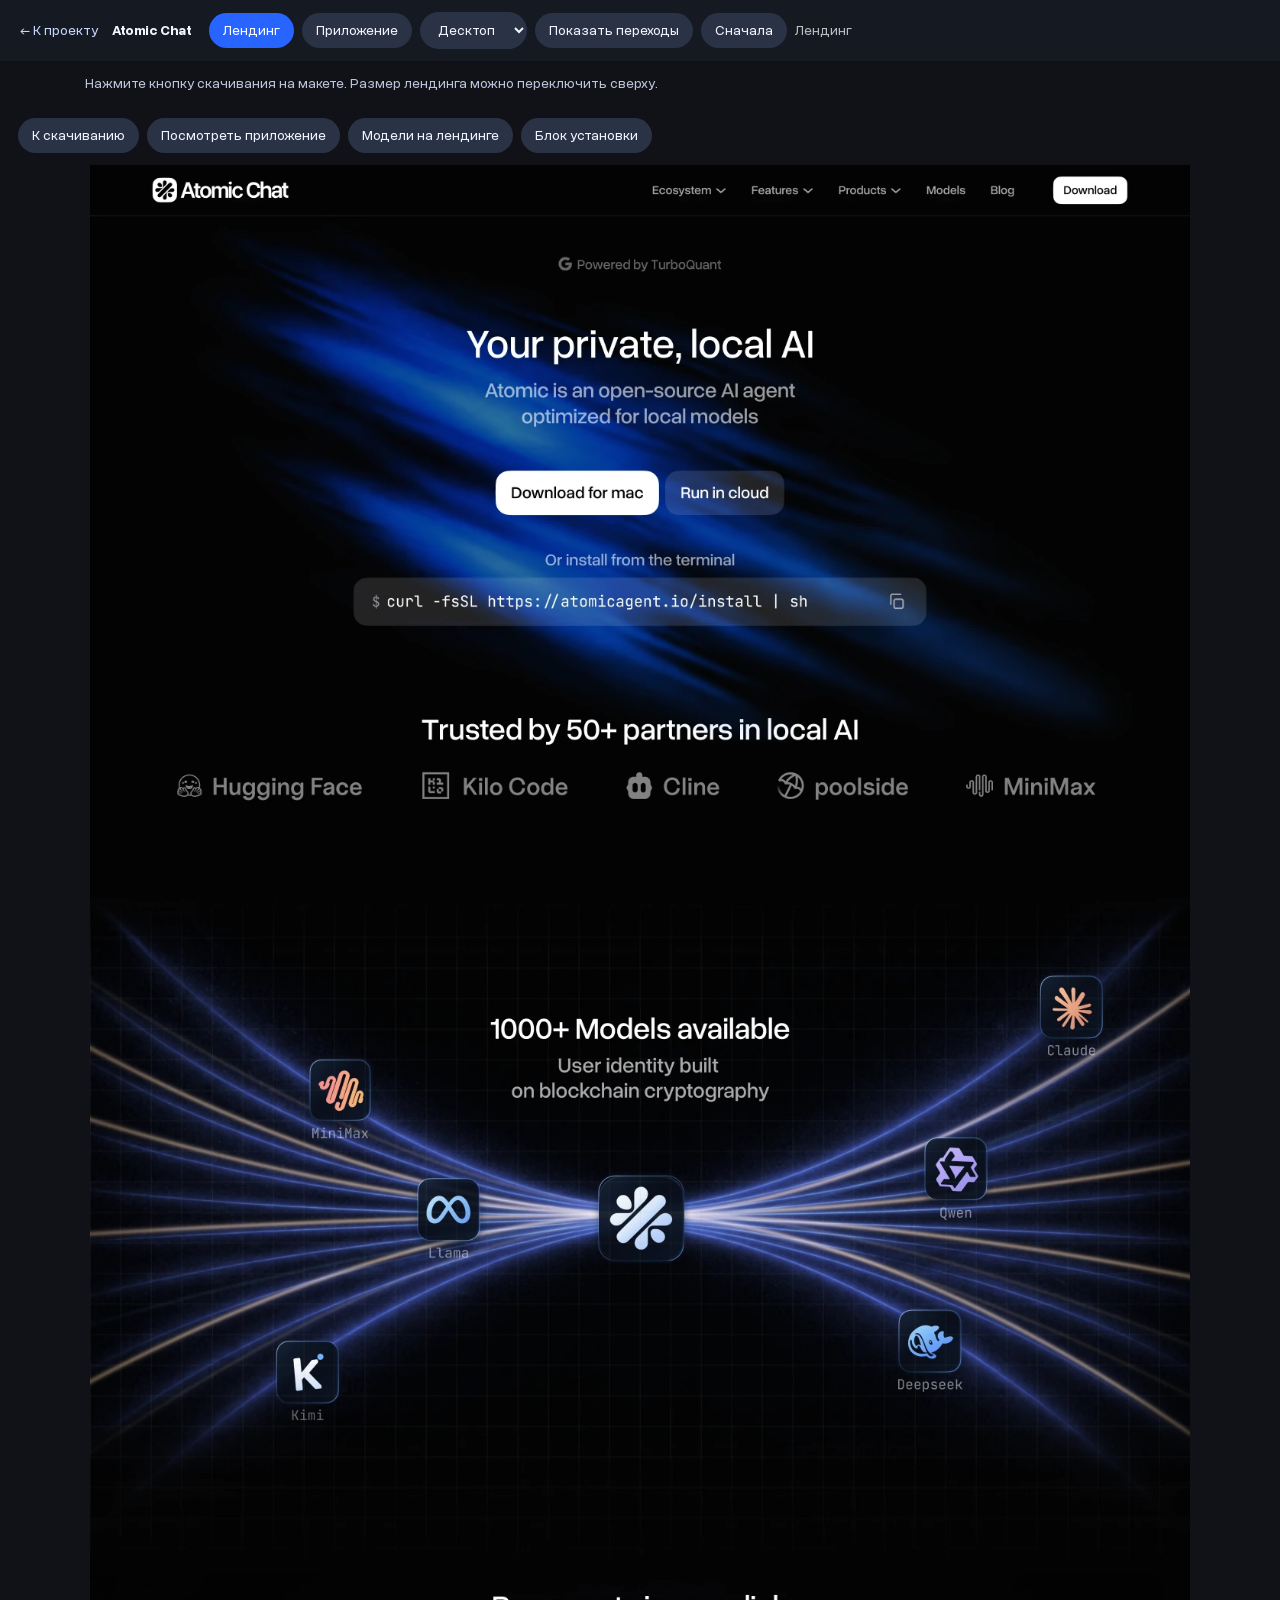
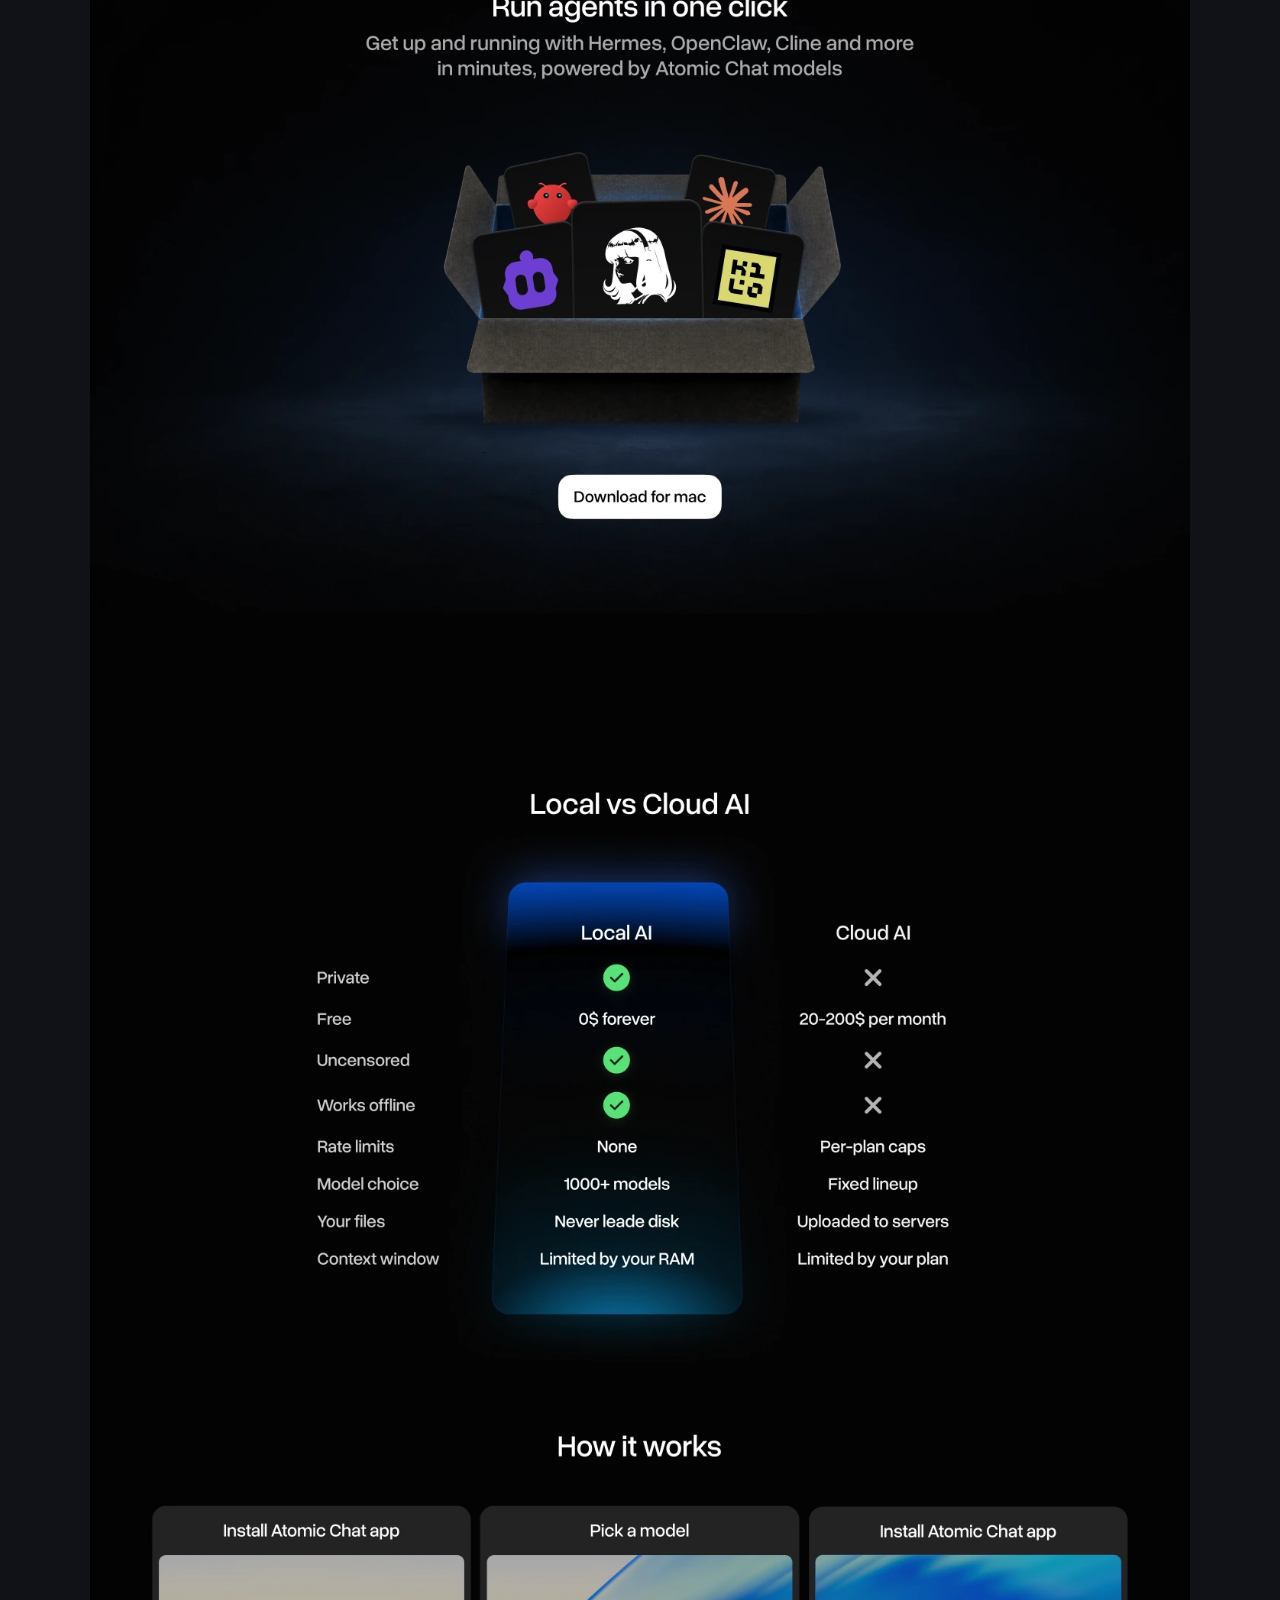
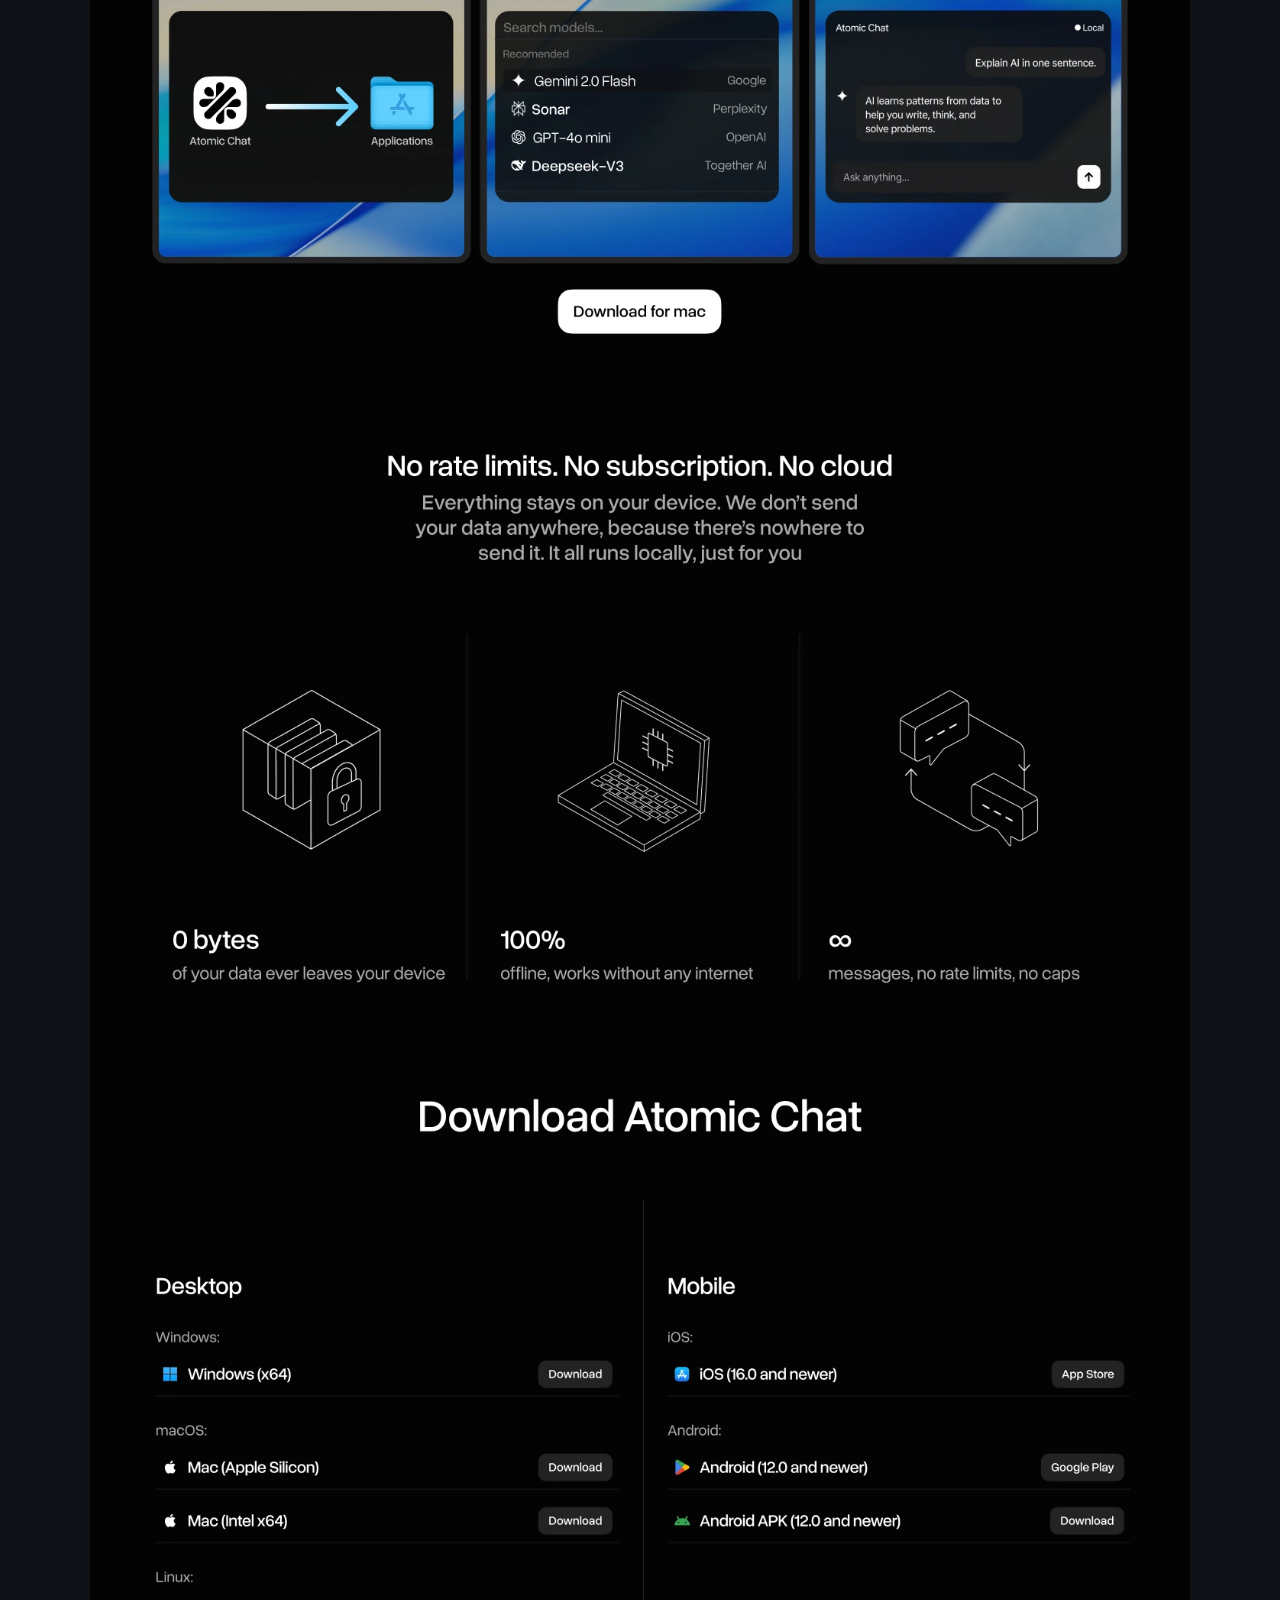
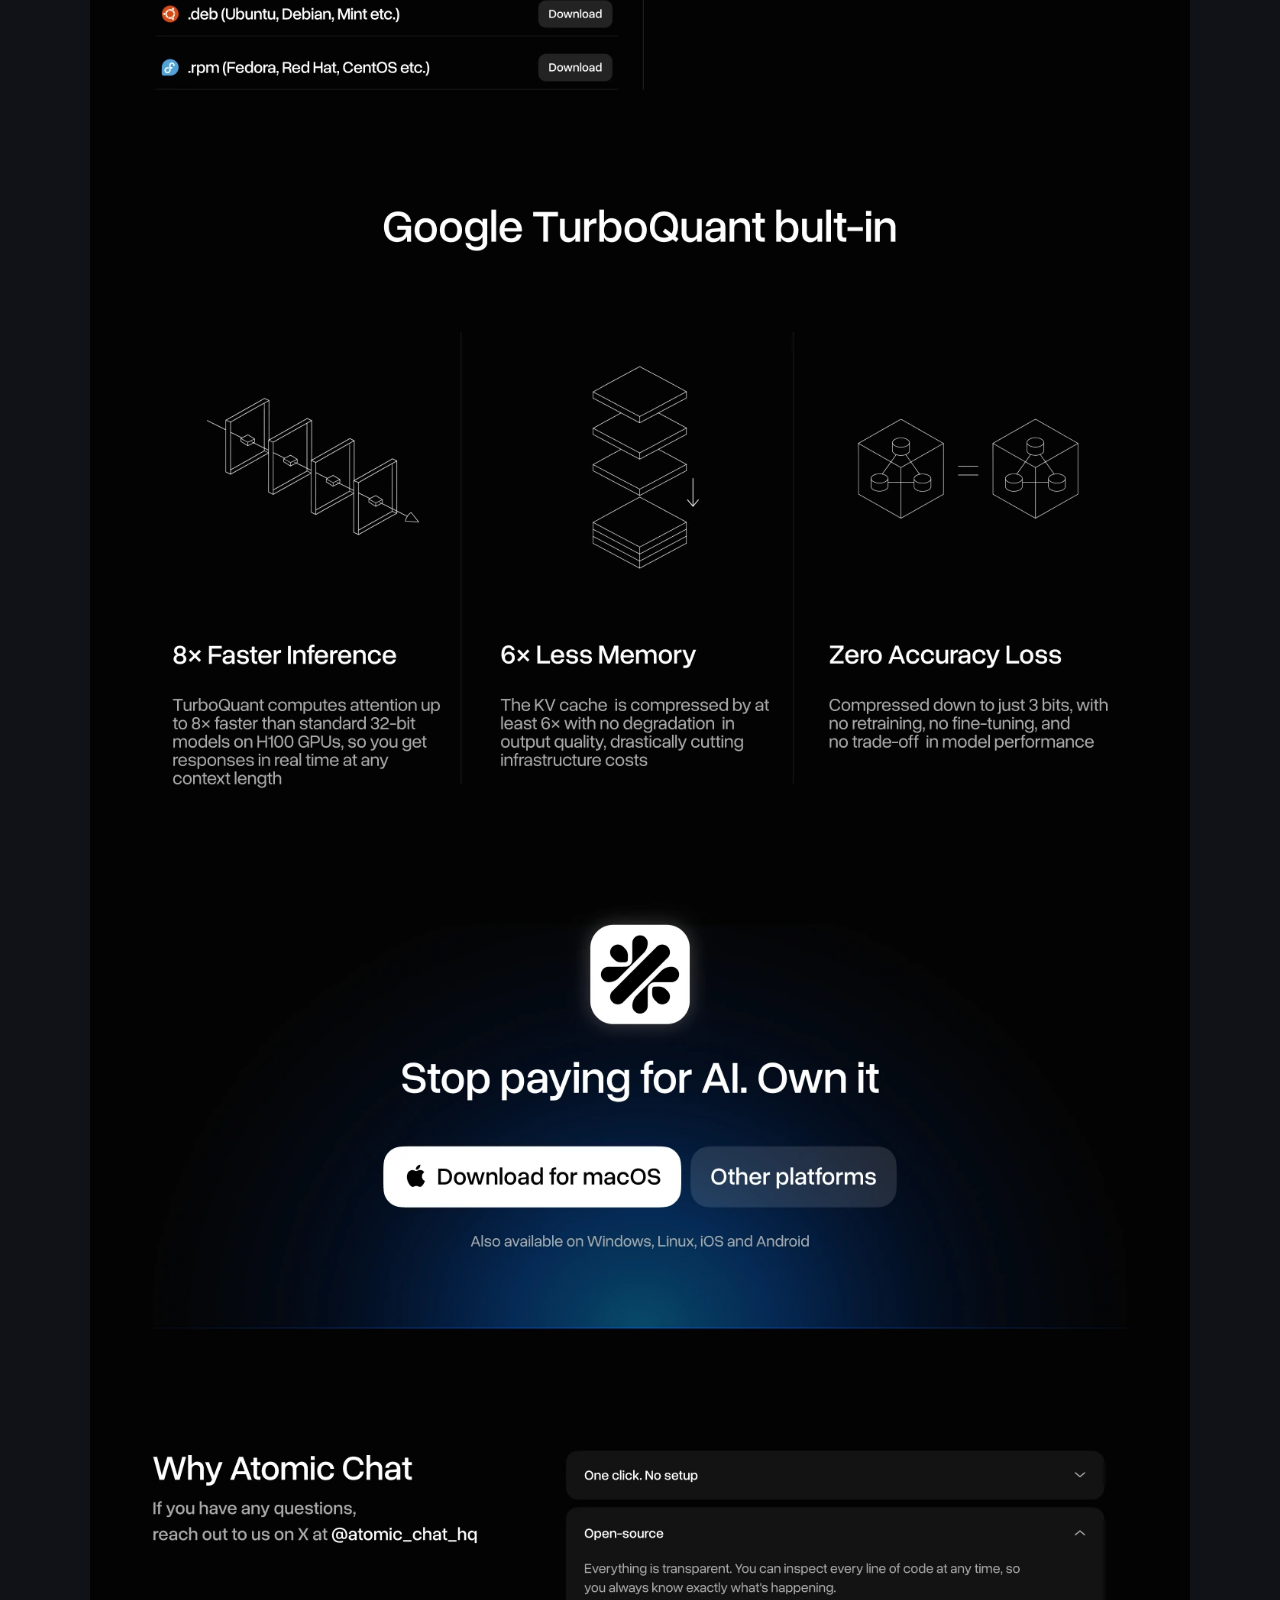
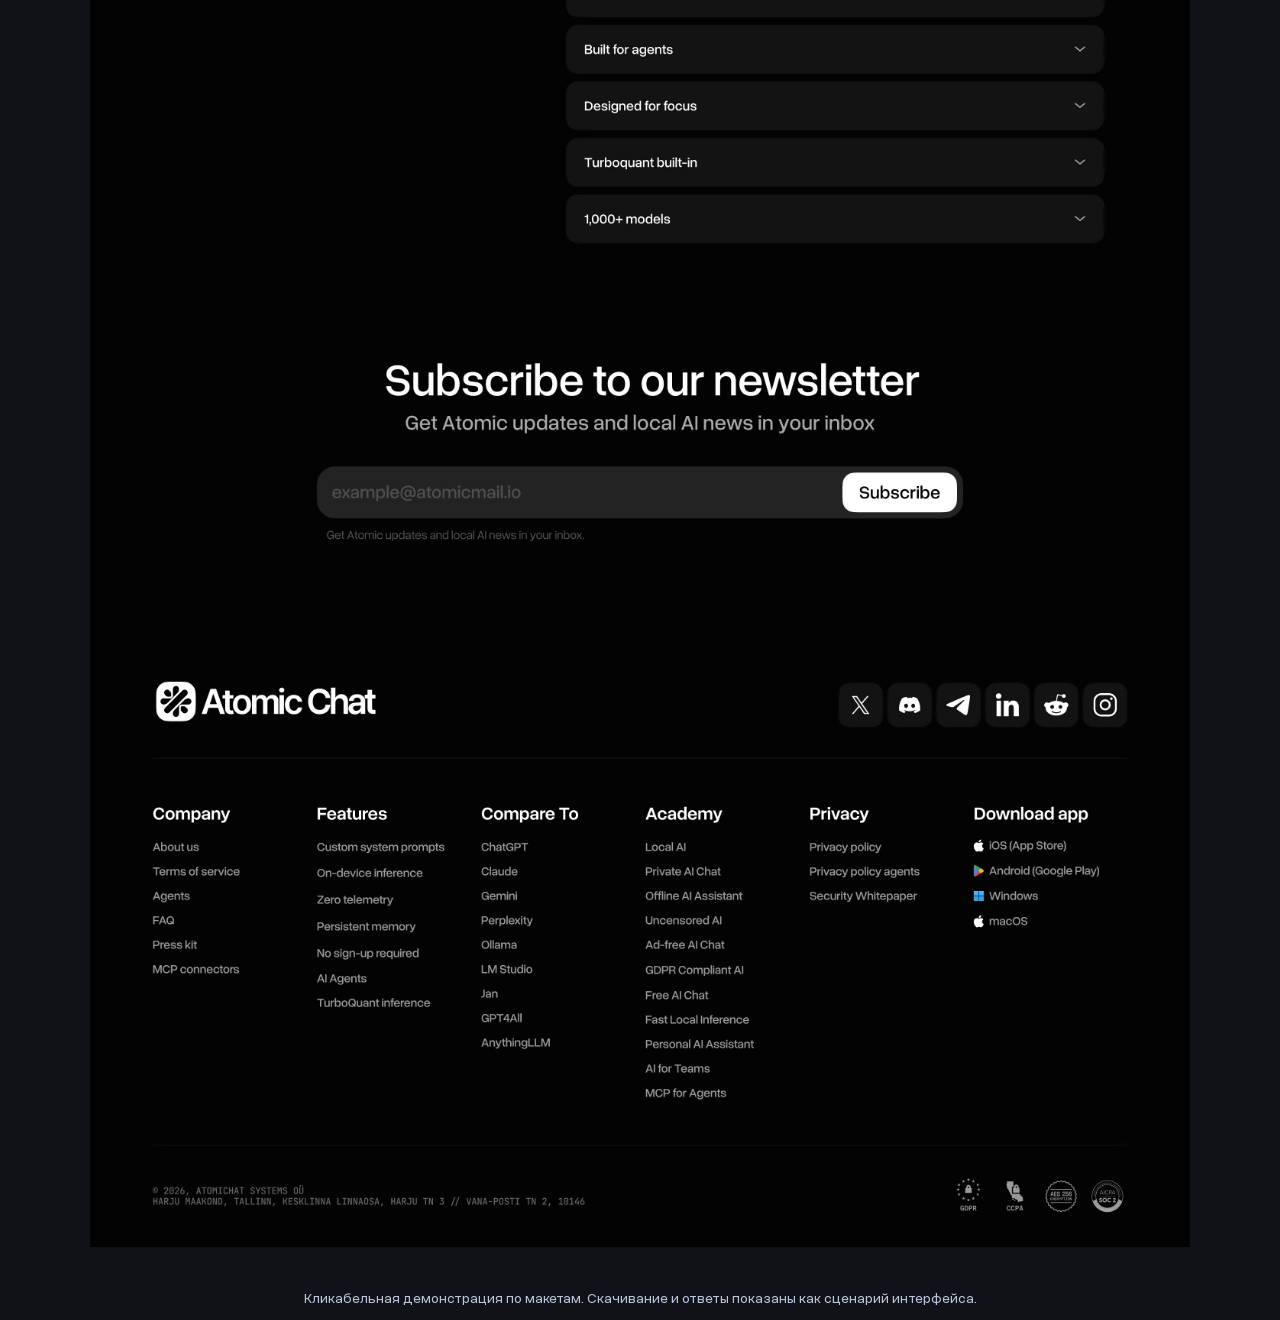
<file: prototype/index.html>
<!doctype html><html lang="ru"><meta charset="utf-8"><meta name="viewport" content="width=device-width,initial-scale=1"><link rel="icon" href="../media/icon.png" type="image/png"><title>Atomic Chat / прототип</title>
<style>*{box-sizing:border-box}body{margin:0;background:#18191b;color:#eee;font:14px Arial,sans-serif}header{position:sticky;top:0;z-index:5;background:#242528;padding:12px 20px;display:flex;gap:9px;align-items:center;flex-wrap:wrap}button,select{font:inherit;border:0;border-radius:5px;background:#383a3d;color:inherit;padding:9px 12px;cursor:pointer}button:hover{background:#4b4e53}button:focus-visible,select:focus-visible{outline:2px solid #72a7ff;outline-offset:2px}.active{background:#fff;color:#111}header strong{margin-right:10px}#hint{padding:12px 20px;color:#bcbec4;max-width:1150px;line-height:1.5;margin:auto}#screen{position:relative;margin:0 auto 30px;max-width:1440px;background:#050505;min-height:100px}#screen img{width:100%;display:block}.hot{position:absolute;background:transparent;border-radius:3px;padding:0}.hot:hover{background:#72a7ff22}.show .hot{background:#72a7ff30;outline:1px solid #72a7ff}#state{font-weight:normal;color:#bcbec4}#extra{max-width:1440px;margin:12px auto;display:flex;gap:8px;padding:0 18px;flex-wrap:wrap}#notice{padding:12px 20px;color:#aaa;text-align:center}#toast{position:fixed;bottom:24px;left:50%;transform:translateX(-50%);padding:15px 24px;background:#eee;color:#111;border-radius:5px;z-index:9;display:none}.back{color:#f4f4ef;text-underline-offset:3px;margin-right:6px}#extra:empty{display:none}.hot:focus-visible{background:#72a7ff55}@media(prefers-reduced-motion:reduce){*{scroll-behavior:auto!important}} </style><link rel="stylesheet" href="demo.css?v=6">
<header><a class="back" href="../">← К проекту</a><strong>Atomic Chat</strong><button id="land">Лендинг</button><button id="app">Приложение</button><select id="size" aria-label="Размер лендинга"><option value="desktop">Десктоп</option><option value="tablet">Планшет</option><option value="mobile">Телефон</option></select><button id="show">Показать переходы</button><button id="reset">Сначала</button><span id="state" aria-live="polite"></span></header>
<div id="hint"></div><div id="extra"></div><main id="screen"><p class="initial-frame" role="status">Открываю макет…</p></main><div id="notice">Кликабельная демонстрация по макетам. Скачивание и ответы показаны как сценарий интерфейса.</div><div id="toast" role="status"></div>
<script>
const names={'01':'Новый диалог','02':'Выбор модели','03':'Генерация','04':'Ответ','05':'Ошибка генерации','06':'Каталог моделей','07':'Ничего не найдено','08':'Загрузка каталога','09':'Облачное подключение','10':'Ошибка ключа','11':'Подключения MCP','12':'Инструменты Skills','13':'Новый проект','14':'Интеграции','15':'API остановлен','16':'API работает','17':'Настройки','18':'Вложения','19':'История','20':'Нет подключений','1':'Загрузка модели'};
let mode='landing',state='01',size='desktop',shown=false,timer;const sc=document.querySelector('#screen'),hint=document.querySelector('#hint'),extra=document.querySelector('#extra');
const nav=[['New Chat','01',88],['Models','06',128],['Cloud','09',169],['Plugins','11',208],['Connectors','11',247],['Skills','12',285],['New Project','13',324],['Integrations','14',364],['API','15',404],['History','19',483],['Settings','17',850]];
let sequence = 0;
let frameLayer, toolsLayer, advance;
const cache = new Map();
const sizes = {desktop:[1440,9794],tablet:[768,8534],mobile:[390,8052]};
const guidance = {
  '01':'Выбери модель сверху или отправь пример запроса кнопкой в поле ввода.',
  '02':'Выбери локальную модель. Облачные варианты открывают настройки подключения.',
  '03':'Запрос отправлен. Ответ появится автоматически, генерацию можно остановить.',
  '04':'Ответ в диалоге. Можно отправить ещё один запрос или открыть ветку ошибки.',
  '05':'Нажми Retry, чтобы повторить запрос, или вернись к выбору модели.',
  '06':'Открой загрузку модели или проверь пустой результат поиска.',
  '1':'Посмотри прогресс. Кнопка под панелью возвращает в чат после завершения.',
  '10':'Повтори подключение или вернись к локальной модели.'
};
function load(src) {
  if (!cache.has(src)) {
    const asset = new Image();
    asset.src = src;
    cache.set(src, asset.decode().catch(error => {cache.delete(src);throw error;}));
  }
  return cache.get(src);
}
function go(s){
  const resetScroll = mode !== 'app';
  mode='app'; state=s;
  render(resetScroll);
}
async function render(resetScroll = false) {
  clearTimeout(timer);
  const id = ++sequence;
  const nextMode = mode;
  const nextState = state;
  const nextSize = size;
  const source = nextMode === 'download' ? null
    : nextMode === 'menu' ? 'assets/menu.png'
    : nextMode === 'app' ? 'assets/final-'+nextState+'.png'
    : 'assets/'+nextSize+'.webp';
  sc.setAttribute('aria-busy','true');
  const frame = document.createElement('div');
  frame.className = 'demo-frame';
  const image = source ? new Image() : null;
  if (image) {
    const [width, height] = nextMode === 'app' ? [1440,900] : nextMode === 'menu' ? [390,844] : sizes[nextSize];
    image.width = width;
    image.height = height;
    image.src = source;
    try { await image.decode(); }
    catch {
      if (id !== sequence) return;
      hint.textContent = 'Макет не загрузился. Нажми «Сначала» или выбери раздел ещё раз.';
      if (!sc.querySelector('img')) sc.firstElementChild.textContent = 'Макет не загрузился.';
      sc.removeAttribute('aria-busy');
      return;
    }
  }
  if (id !== sequence) return;
  frameLayer = frame;
  toolsLayer = document.createDocumentFragment();
  advance = null;
  buildFrame(image);
  sc.replaceChildren(frame);
  extra.replaceChildren(toolsLayer);
  sc.removeAttribute('aria-busy');
  if (resetScroll) window.scrollTo(0,0);
  if (advance) {
    const target = advance;
    timer = setTimeout(() => {if (id === sequence) go(target);}, 1200);
  }
  const warm = {'01':['02','03'],'02':['01','03'],'03':['04','05'],'04':['05'],'05':['03'],'06':['1','07']};
  if (nextMode === 'app') (warm[nextState] || []).forEach(key => load('assets/final-'+key+'.png').catch(()=>{}));
  if (nextMode === 'landing') load('assets/final-01.png').catch(()=>{});
}
function hot(label,x,y,w,h,fn,baseW=1440,baseH=900){const b=document.createElement('button');b.className='hot';b.setAttribute('aria-label',label);b.title=label;b.style.cssText=`left:${x/baseW*100}%;top:${y/baseH*100}%;width:${w/baseW*100}%;height:${h/baseH*100}%`;b.onclick=fn;frameLayer.append(b)}
function btn(label,fn){const b=document.createElement('button');b.textContent=label;b.onclick=fn;toolsLayer.append(b)}
const switches = new Map([['Exa',true],['Serper',false],['apple-calendar',true],['audio-transcribe',true],['currency',false],['docker',true],['ffmpeg',false]]);
let selectedProvider = 'OpenRouter';
function anchor(element,x,y,w,h){
  element.style.cssText=`left:${x/14.4}%;top:${y/9}%;width:${w/14.4}%;height:${h/9}%`;
}
function makeSwitch(name,x,y,statusX=null) {
  const control = document.createElement('button');
  control.className='frame-switch';
  control.type='button';
  control.setAttribute('role','switch');
  control.setAttribute('aria-label',name);
  control.append(document.createElement('span'));
  anchor(control,x,y,30,18);
  let status;
  if(statusX!==null){
    status=document.createElement('span');
    status.className='connector-state';
    anchor(status,statusX,y-4,102,26);
    frameLayer.append(status);
  }
  function update(){
    const enabled=switches.get(name);
    control.setAttribute('aria-checked',String(enabled));
    if(status){
      status.textContent=enabled?'Connected':'Inactive';
      status.dataset.connected=String(enabled);
    }
  }
  update();
  control.onclick=()=>{
    switches.set(name,!switches.get(name));
    update();
    hint.textContent=name+(switches.get(name)?' включён в демо.':' выключен в демо.');
  };
  frameLayer.append(control);
}
function openDemoPanel(title,text,actions){
  const old=sc.querySelector('.demo-popover');
  if(old){old.remove();return;}
  const panel=document.createElement('section');
  panel.className='demo-popover';
  panel.setAttribute('aria-label',title);
  const heading=document.createElement('strong');
  heading.textContent=title;
  const caption=document.createElement('p');
  caption.textContent=text;
  panel.append(heading,caption);
  for(const [label,action] of [...actions,['Закрыть',()=>panel.remove()]]){
    const button=document.createElement('button');
    button.type='button';
    button.textContent=label;
    button.onclick=action;
    panel.append(button);
  }
  panel.addEventListener('keydown',event=>{
    if(event.key!=='Escape')return;
    event.stopPropagation();
    const previous=panel.previousElementSibling;
    panel.remove();
    if(previous?.matches('button'))previous.focus();
  });
  sc.querySelector('.demo-frame').append(panel);
  panel.querySelector('button').focus();
}
function selectProvider(){
  openDemoPanel('Облачное подключение','Выбери провайдера для демонстрации настройки.',[
    ...['OpenRouter','OpenAI','Локальная модель'].map(name=>[name,()=>{
      if(name==='Локальная модель'){go('01');return;}
      selectedProvider=name;
      go('10');
    }])
  ]);
}
function toast(t){const el=document.querySelector('#toast');el.textContent=t;el.style.display='block';setTimeout(()=>el.style.display='none',2500)}
function download(){mode='download';render(true)}
function buildFrame(im) {
  sc.classList.toggle('show',shown);
  document.querySelector('#land').classList.toggle('active',mode!=='app');
  document.querySelector('#app').classList.toggle('active',mode==='app');
  document.querySelector('#size').style.display=mode==='app'?'none':'';
  sc.style.maxWidth=mode==='app'?'1440px':size==='desktop'?'1100px':size==='tablet'?'768px':'390px';
  if (im) frameLayer.append(im);
  if(mode==='download'){
    sc.style.maxWidth='700px';
    frameLayer.innerHTML='<div class="install-copy"><h1>Переход к установке</h1><p>Скачивание показано как переход. Открой приложение, чтобы выбрать модель и отправить первый запрос.</p></div>';
    btn('Открыть приложение',()=>go('01'));
    btn('Вернуться на лендинг',()=>{mode='landing';render(true)});
    hint.textContent='Скачивание → выбор модели → первый диалог';
    document.querySelector('#state').textContent='Скачивание';
    return;
  }
if(mode==='menu'){im.alt='Мобильное меню Atomic Chat';sc.style.maxWidth='390px';hot('Закрыть меню',330,16,40,40,()=>{mode='landing';render()},390,844);[105,170,235,300,365].forEach((y,i)=>hot('Раздел '+(i+1),12,y,365,45,()=>{mode='landing';render();sc.scrollIntoView();window.scrollBy(0,400+i*260)},390,844));hot('Скачать',20,764,350,48,download,390,844);btn('Закрыть меню',()=>{mode='landing';render()});hint.textContent='Выбери раздел или закрой меню.';document.querySelector('#state').textContent='Мобильное меню';return}
if(mode==='landing'){
  im.alt='Лендинг Atomic Chat';
  hint.textContent='Нажмите кнопку скачивания на макете. Размер лендинга можно переключить сверху.';
  document.querySelector('#state').textContent='Лендинг';
  btn('К скачиванию',download);
  btn('Посмотреть приложение',()=>go('01'));
  const layout = {
    desktop: [1440,9794, [531,400,214,58], [753,400,156,58], 957,5335],
    tablet: [768,8534, [180,317,244,48], [432,317,156,48], 725,4125],
    mobile: [390,8052, [20,322,350,48], [20,378,350,48], 748,3877]
  };
  const [width,height,install,cloud,models,downloadSection]=layout[size];
  const jump = y => window.scrollTo({top:window.scrollY+sc.getBoundingClientRect().top+y*sc.clientWidth/width-78,behavior:'smooth'});
  hot('Скачать Atomic Chat',...install,download,width,height);
  hot('Облачный режим',...cloud,()=>go('09'),width,height);
  btn('Модели на лендинге',()=>jump(models));
  btn('Блок установки',()=>jump(downloadSection));
  if(size!=='desktop'){
    btn('Открыть меню',()=>{mode='menu';render();window.scrollTo(0,0)});
    hot('Открыть мобильное меню',width-62,8,54,55,()=>{mode='menu';render();window.scrollTo(0,0)},width,height);
  }else{
    hot('Скачать из шапки',1257,8,100,50,download,width,height);
    hot('Модели',1080,8,75,50,()=>jump(models),width,height);
  }
  return;
}
im.alt=names[state];document.querySelector('#state').textContent=names[state];hint.textContent=guidance[state] || 'Выбери раздел на боковой панели или включи подсветку переходов.';
nav.forEach(([n,s,y])=>hot(n,12,y,188,36,()=>go(s)));
if(['01','02','03','04','05','18'].includes(state))hot('Выбрать модель',236,16,200,32,()=>go('02'));
if(state==='01'){hot('Отправить пример запроса',1083,489,40,40,()=>go('03'));btn('Отправить запрос',()=>go('03'));hot('Добавить файл',530,489,40,40,()=>go('18'))}
if(state==='02'){hot('Выбрать локальную модель',245,105,240,115,()=>go('01'));hot('Настроить облачную модель',245,247,240,130,()=>go('09'));btn('Выбрать локальную модель',()=>go('01'))}
if(state==='03'){hot('Остановить генерацию',1114,824,36,36,()=>go('05'));advance='04'}
if(['04','18'].includes(state)){hot('Отправить следующее сообщение',1114,824,36,36,()=>go('03'));btn('Показать ошибку генерации',()=>go('05'))}
if(state==='05'){hot('Повторить запрос',502,233,66,32,()=>go('03'));hot('Сменить модель',580,232,115,34,()=>go('02'));btn('Повторить',()=>go('03'));btn('Сменить модель',()=>go('02'))}
if(state==='06'){hot('Загрузить модель',1295,173,105,38,()=>go('1'));hot('Поиск без результата',236,12,1000,35,()=>go('07'));btn('Загрузить модель',()=>go('1'));btn('Пустой результат поиска',()=>go('07'));btn('Загрузка каталога',()=>go('08'))}
if(state==='1'){btn('Загрузка завершена: открыть чат',()=>go('01'));btn('Отменить загрузку',()=>go('06'))}
if(['07','08'].includes(state)){btn('Очистить поиск / открыть каталог',()=>go('06'));if(state==='08')advance='06'}
if(state==='09'){hot('Выбрать подключение',1156,101,240,33,selectProvider);btn('Выбрать провайдера',selectProvider);btn('Использовать локальную модель',()=>go('01'))}
if(state==='10'){hint.textContent=selectedProvider+': в демо показан ответ на неверный ключ. Можно повторить настройку или продолжить локально.';btn('Повторить настройку',()=>go('09'));btn('Использовать локальную модель',()=>go('01'))}
if(state==='11'){
  makeSwitch('Exa',540,290,253);
  makeSwitch('Serper',908,290,621);
  const demonstrate=name=>openDemoPanel(name,'Демонстрация подключения. Вводить ключи и данные аккаунта не требуется.',[['Показать результат',()=>{sc.querySelector('.demo-popover')?.remove();hint.textContent=name+': настройка открыта в демонстрации.';}]]);
  hot('Добавить сервер',1316,16,100,32,()=>demonstrate('Новый сервер'));
  hot('Импортировать конфигурацию',1200,16,105,32,()=>demonstrate('Импорт конфигурации'));
  hot('Повторить подключение Notion',504,459,65,32,()=>demonstrate('Notion'));
  for(const [name,x,y] of [['Linear',1233,276],['Sentry',865,460],['Supabase',1233,460]])hot('Войти в '+name,x,y,73,32,()=>demonstrate(name));
  btn('Пустое состояние',()=>go('20'));
  btn('Инструменты',()=>go('12'));
}
if(state==='12'){
  ['apple-calendar','audio-transcribe','currency','docker','ffmpeg'].forEach((name,i)=>makeSwitch(name,496,88+i*86));
  hot('Добавить инструмент',1314,16,102,32,()=>openDemoPanel('Новый инструмент','В полном макете здесь задаются название и инструкция для модели.',[]));
}
if(state==='20')btn('Каталог подключений',()=>go('11'));
if(state==='13'){btn('Создать проект',()=>{go('01');toast('Проект создан в демонстрационном сценарии')});btn('Отмена',()=>go('01'))}
if(state==='14'){btn('Открыть локальный API',()=>go('15'))}
if(state==='15'){hot('Запустить API',1310,13,112,36,()=>go('16'));btn('Запустить API',()=>go('16'))}
if(state==='16'){hot('Остановить API',1310,13,112,36,()=>go('15'));btn('Остановить API',()=>go('15'))}
if(state==='19')btn('Открыть диалог',()=>go('04'));
}
document.querySelector('#land').onclick=()=>{mode='landing';render();window.scrollTo(0,0)};document.querySelector('#app').onclick=()=>{go('01');window.scrollTo(0,0)};document.querySelector('#size').onchange=e=>{size=e.target.value;mode='landing';render()};document.querySelector('#reset').onclick=()=>{state='01';mode='landing';size='desktop';document.querySelector('#size').value=size;render();window.scrollTo(0,0)};document.querySelector('#show').onclick=()=>{shown=!shown;sc.classList.toggle('show',shown);document.querySelector('#show').textContent=shown?'Скрыть переходы':'Показать переходы'};window.addEventListener('keydown',e=>{if(e.key==='Escape'){mode==='menu'?(mode='landing',render()):go('01')}});const params=new URLSearchParams(location.search);const entry=params.get('step');if(params.get('view')==='download'){download()}else if(entry&&Object.hasOwn(names,entry)){go(entry)}else{if(matchMedia('(max-width: 600px)').matches){size='mobile';document.querySelector('#size').value=size}render()}
</script></html>
</file>
<file: story.css>
@font-face{font-family:Overused;src:url("media/overused.ttf") format("truetype");font-display:swap;font-weight:400}
@font-face{font-family:Overused;src:url("media/overused-bold.ttf") format("truetype");font-display:swap;font-weight:700}
:root{--ink:#121416;--muted:#515762;--paper:#f7f8fb;--blue:#164fe6;--light-blue:#dceaff;--gutter:clamp(20px,5.2vw,88px);--ease:cubic-bezier(.22,.75,.18,1);font-family:Overused,Arial,sans-serif;color:var(--ink);background:var(--paper);scroll-behavior:smooth}
*{box-sizing:border-box}
body{margin:0}
img{display:block;width:100%;height:auto}
a{color:inherit;text-decoration:none}
a:focus-visible{outline:3px solid #4d7eff;outline-offset:5px}
p,h1,h2,h3,figure,dl,dd{margin:0}
section[id]{scroll-margin-top:70px}
.wrap{width:min(100%,1510px);padding-inline:var(--gutter);margin-inline:auto}
.bar{position:sticky;top:0;z-index:10;background:#f7f8fbe8;backdrop-filter:blur(16px)}
.bar-inner{min-height:62px;display:flex;align-items:center;justify-content:space-between;gap:16px}
.bar nav{display:flex;gap:clamp(16px,3vw,44px);color:#404752}
.wordmark{font-weight:700;letter-spacing:-.04em;white-space:nowrap}
.progress{position:absolute;inset:auto 0 0;height:3px;background:#2369ff;transform:scaleX(var(--progress,0));transform-origin:left}
.pill{display:inline-flex;align-items:center;justify-content:center;gap:12px;min-height:54px;padding:10px 23px;border-radius:999px;background:var(--blue);color:#fff;font-size:17px;font-weight:700;white-space:nowrap;transition:background .2s,box-shadow .25s}
.pill:hover{background:#0a3dce;box-shadow:0 7px 20px #1c51dc30}
.pill.small{min-height:36px;padding:6px 15px;font-size:14px}
.quiet{display:inline-flex;align-items:center;gap:9px;color:var(--blue);font-weight:700;line-height:1.3}
.quiet:hover,.bar nav a:hover{text-decoration:underline;text-underline-offset:.24em}
.hero{text-align:center;background:linear-gradient(#f7f8fb 55%,#e2edfc)}
.hero-copy{padding-block:clamp(62px,6.2vw,98px) 25px}
.meta{font-size:15px;line-height:1.2;font-weight:700;color:var(--muted)}
h1,h2,h3{letter-spacing:-.052em;font-weight:700;line-height:.93}
h1{font-size:clamp(62px,13vw,210px);margin-top:9px;white-space:nowrap}
h1 em{font-style:normal;color:var(--blue)}
.line{display:block;overflow:hidden;padding-block:.04em .1em}
.line>span{display:block;animation:rise 1.1s var(--ease) both}
@keyframes rise{from{transform:translateY(108%)}to{transform:translateY(0)}}
.hero-description{font-size:clamp(23px,3.3vw,54px);letter-spacing:-.043em;line-height:1.01;animation:enter .85s .2s var(--ease) both}
.links{display:flex;align-items:center;flex-wrap:wrap;gap:16px 24px}
.hero-links{justify-content:center;margin-top:27px;animation:enter .85s .34s var(--ease) both}
@keyframes enter{from{opacity:0;transform:translateY(24px)}to{opacity:1;transform:translateY(0)}}
.hero-screen{position:relative;width:min(1120px,calc(100% - 2 * var(--gutter)));margin:10px auto 0;transform:translateY(25px);animation:screen-in 1.15s .35s var(--ease) both}
.hero-screen img,.stage img{border-radius:clamp(13px,1.8vw,24px);background:#090909}
.hero-screen img{box-shadow:0 24px 65px #17254842}
@keyframes screen-in{from{opacity:0;transform:translateY(45px) scale(.965)}to{opacity:1;transform:translateY(25px) scale(1)}}
.notice{display:flex;align-items:center;gap:12px;width:max-content;max-width:90%;padding:13px 20px 13px 13px;border-radius:24px;background:#fff;color:#141719;text-align:left;box-shadow:0 14px 45px #0004;font-size:14px;line-height:1.26}
.notice strong,.notice div span{display:block}.notice strong{font-size:16px}.notice div span{color:#505664}
.notice-icon{display:grid;place-items:center;flex:0 0 38px;height:38px;border-radius:14px;background:var(--blue);color:white;font-size:22px}
.hero-notice{position:absolute;right:clamp(12px,4vw,65px);top:clamp(14px,5vw,73px);animation:notify .7s 1.15s var(--ease) both}
@keyframes notify{from{opacity:0;transform:translateY(-20px) scale(.9)}to{opacity:1;transform:none}}
.section{padding-block:clamp(79px,11vw,160px)}
.lead{display:grid;grid-template-columns:1.2fr .8fr;gap:12px clamp(26px,6vw,100px);align-items:end}
.lead .meta{grid-column:1/-1}
h2{font-size:clamp(46px,7.5vw,115px)}
.lead>p:last-child,.scenario-intro>p:last-child,.end p:not(.meta){font-size:clamp(19px,2.25vw,32px);line-height:1.25;letter-spacing:-.035em;max-width:615px}
.composition{display:grid;grid-template-columns:minmax(0,5fr) minmax(132px,1.3fr);align-items:center;gap:clamp(14px,4vw,70px);margin-top:clamp(32px,6vw,80px)}
.composition img,.system-image img{border-radius:clamp(10px,1.6vw,20px)}
figcaption{font-size:14px;color:var(--muted);margin-top:8px}
.details{display:grid;gap:25px clamp(20px,5vw,80px);margin-block:40px 22px}
.thirds{grid-template-columns:repeat(3,minmax(0,1fr))}
.details h3,.practice-grid h3{font-size:clamp(23px,2.75vw,39px);margin-bottom:11px}
.details p,.practice-grid dd{font-size:clamp(17px,1.65vw,23px);line-height:1.35;color:var(--muted)}
.screen-story{background:#101114;color:#f8faff;padding-block:clamp(60px,8vw,125px) 30px}
.scenario-intro{margin-bottom:30px}.screen-story .meta{color:#a5baff}.scenario-intro h2{margin-block:8px 14px}.scenario-intro>p:last-child{color:#c7cbd6}
.story-grid{max-width:1700px;margin:auto;padding-inline:clamp(20px,3vw,55px);display:grid;grid-template-columns:minmax(0,3fr) minmax(240px,1fr);gap:clamp(24px,3.1vw,60px);align-items:start}
.sticky-stage{position:sticky;top:clamp(75px,14vh,150px);padding-block:17px;align-self:start}
.stage{position:relative;isolation:isolate;background:#080809;border-radius:24px}
.stage img{aspect-ratio:16/10;object-fit:contain}
.stage img.swap{animation:swap .55s var(--ease) both}
@keyframes swap{from{opacity:.15;transform:scale(.98)}to{opacity:1;transform:scale(1)}}
.story-notice{position:absolute;right:20px;bottom:20px;pointer-events:none}.story-notice.pop{animation:notify .58s .10s var(--ease) both}
.stage-footer{display:flex;align-items:center;justify-content:space-between;gap:12px;padding:15px 3px;color:#c7cbd6}
.screen-story .quiet{color:#a8c4ff}
.beat{min-height:clamp(460px,72vh,760px);display:flex;flex-direction:column;justify-content:center;gap:16px;padding-block:30px}
.beat h3{font-size:clamp(34px,3.8vw,58px)}
.beat>p:not(.meta){color:#c7cbd6;font-size:clamp(17px,1.65vw,22px);line-height:1.35}
.mobile-scene{display:none}
.system-image{margin-top:clamp(36px,5vw,70px)}
.tilda{background:#e1ecff}
.practice-grid{display:grid;grid-template-columns:1fr 1fr;gap:clamp(25px,6vw,90px);margin-top:45px}
.timeline div{display:grid;grid-template-columns:115px 1fr;gap:15px;margin-top:20px}.timeline dt{font-weight:700}
.end{background:#e1ecff}.end .meta{margin-bottom:14px}.end mark{background:#bdd6ff;color:#133eb9;padding:0 .09em .035em;border-radius:.05em}.end p:not(.meta){margin-block:23px}.footer{display:flex;justify-content:space-between;gap:18px;padding-block:25px}
.reveal.revealed{animation:enter .76s var(--ease) both}
@media(max-width:800px){
  .bar nav{display:none}.hero-copy{padding-top:62px}.hero-screen{width:calc(100% - 30px)}
  .lead,.practice-grid{grid-template-columns:1fr}.lead{gap:13px}.thirds{grid-template-columns:1fr}.details{gap:22px;margin-top:30px}
  .story-grid{display:block;padding-inline:var(--gutter)}.sticky-stage{display:none}.mobile-scene{display:block;border-radius:12px;aspect-ratio:16/10;object-fit:contain;background:#090909}
  .beat{min-height:0;padding-block:27px 36px}.beat h3 br{display:none}.beat h3{font-size:40px}
  .hero-notice{top:auto;bottom:12px;right:10px}.notice{font-size:12px;padding:8px 12px 8px 8px;gap:7px;border-radius:16px}.notice strong{font-size:13px}.notice-icon{flex-basis:28px;height:28px;font-size:16px;border-radius:10px}
}
@media(max-width:420px){h1{font-size:clamp(48px,14vw,62px)}.composition{grid-template-columns:2fr 1fr;gap:10px}.timeline div{grid-template-columns:85px 1fr;gap:10px}.pill{min-height:47px;padding-inline:15px;font-size:15px}.links{gap:12px}.hero-links .quiet{font-size:15px}}
@media(prefers-reduced-motion:reduce){*,*::before,*::after{animation:none!important;transition:none!important;scroll-behavior:auto!important}.hero-screen{transform:none}}

.composition{
  --drift:0px;
  position:relative;isolation:isolate;grid-template-columns:1.14fr 1fr .29fr;
  align-items:center;gap:clamp(12px,2.2vw,34px);padding:clamp(19px,3.5vw,51px);
  min-height:clamp(260px,38vw,600px);border-radius:clamp(20px,3.6vw,48px);
  background:#0a0d15;color:#f6f8ff;
}
.composition::before{
  content:"";position:absolute;inset:0;z-index:-1;border-radius:inherit;
  background:radial-gradient(ellipse at 33% 70%,#254b843d,transparent 58%),linear-gradient(155deg,#101725,#090a0e 72%);
}
.composition figure{min-width:0}
.composition img{background:#040404;box-shadow:0 16px 45px #0009}
.composition figcaption{color:#c8d1e9;font-size:13px;margin-top:12px}
.landing-plate{translate:0 calc(var(--drift) * -.45)}
.app-plate{translate:0 calc(21px + var(--drift) * .65)}
.mobile-plate{translate:0 calc(-14px + var(--drift))}
.composition.revealed{animation:none}
.composition.revealed .landing-plate img{animation:plate-unfold .95s var(--ease) both}
.composition.revealed .app-plate img{animation:plate-slide 1s .13s var(--ease) both}
.composition.revealed .mobile-plate img{animation:phone-enter .95s .29s var(--ease) both}
@keyframes plate-unfold{from{clip-path:inset(0 100% 0 0 round 12px);transform:translateX(-16px)}to{clip-path:inset(0 0 0 0 round 12px);transform:none}}
@keyframes plate-slide{from{opacity:.3;transform:translate(28px,24px) scale(.95)}to{opacity:1;transform:none}}
@keyframes phone-enter{from{opacity:.25;transform:translateY(42px) rotate(5deg)}to{opacity:1;transform:none}}

.stage{overflow:hidden;--frame-ease:cubic-bezier(.2,.77,.2,1)}
#screen-link{display:block}
.stage img{background:#040404}
.stage img.outgoing{position:absolute;inset:0;pointer-events:none;animation:frame-out .48s ease both}
@keyframes frame-out{to{opacity:0;transform:scale(1.015)}}
.stage[data-scene="install"] img.swap{animation:install-in .85s var(--frame-ease) both}
.stage[data-scene="model"] img.swap{animation:model-in .66s var(--frame-ease) both}
.stage[data-scene="answer"] img.swap{animation:answer-in .78s var(--frame-ease) both}
.stage[data-scene="catalog"] img.swap{animation:catalog-in .68s var(--frame-ease) both}
.stage[data-scene="error"] img.swap{animation:error-in .65s var(--frame-ease) both}
@keyframes install-in{from{opacity:.45;clip-path:inset(12% 9% 12% 9%);transform:translateY(18px) scale(.98)}to{clip-path:inset(0);transform:none}}
@keyframes model-in{from{opacity:.42;transform:translateX(22px) scale(1.025);transform-origin:26% 18%}to{transform:none}}
@keyframes answer-in{from{opacity:.32;clip-path:inset(0 0 28% 0);transform:translateY(16px)}to{clip-path:inset(0);transform:none}}
@keyframes catalog-in{from{opacity:.5;transform:translateX(-26px)}to{transform:none}}
@keyframes error-in{from{opacity:.68;transform:scale(1.035)}to{transform:none}}
.scene-focus,.scene-signal{position:absolute;pointer-events:none;opacity:0;z-index:2}
.scene-focus{border:2px solid #809eff;border-radius:7px;box-shadow:0 0 16px #5982ff45}
.stage[data-scene="install"] .scene-focus{left:39.5%;top:44.5%;width:8%;height:5.5%}
.stage[data-scene="model"] .scene-focus{left:16.8%;top:11.2%;width:17.5%;height:4.6%;border-color:#8ee8ba;box-shadow:0 0 16px #58b58355}
.stage[data-scene="answer"] .scene-focus{left:33.8%;top:24.6%;width:46%;height:11%;border-color:#8bafff}
.stage[data-scene="error"] .scene-focus{left:34.5%;top:25.5%;width:5%;height:4.8%;border-color:#ff9b8f;box-shadow:0 0 18px #f5715b60}
.stage[data-scene="catalog"] .scene-signal{left:18.6%;top:29.4%;width:33.5%;height:3px;background:#6dffc1;border-radius:2px;box-shadow:0 0 16px #13d48ca0;transform-origin:left}
.stage:has(img.swap) .scene-focus{animation:trace 1.5s .27s var(--ease) both}
.stage.on-screen[data-scene="install"]:not(:has(img.swap)) .scene-focus{animation:trace 1.55s .38s var(--ease) both}
.stage.on-screen[data-scene="install"]:not(:has(img.swap)) .story-notice{animation:signal-in .72s .32s var(--frame-ease) both}
.stage:has(img.swap) .scene-signal{animation:load-trace 1.5s .18s var(--ease) both}
@keyframes trace{0%{opacity:0;clip-path:inset(0 100% 0 0);scale:.94}24%,59%{opacity:1;clip-path:inset(0);scale:1}100%{opacity:.65;clip-path:inset(0);scale:1}}
@keyframes load-trace{0%{opacity:0;transform:scaleX(.03)}70%{opacity:1;transform:scaleX(1)}100%{opacity:.22;transform:scaleX(1)}}
.story-notice{z-index:3}
.stage[data-scene="install"] .story-notice{right:20px;bottom:20px;--notice-x:25px;--notice-y:0px}
.stage[data-scene="model"] .story-notice{left:16.7%;right:auto;bottom:15%;--notice-x:-26px;--notice-y:4px}
.stage[data-scene="model"] .notice-icon{background:#12764e}
.stage[data-scene="answer"] .story-notice{right:6%;bottom:16%;--notice-x:0px;--notice-y:32px}
.stage[data-scene="catalog"] .story-notice{right:4%;bottom:26%;--notice-x:32px;--notice-y:0px}
.stage[data-scene="catalog"] .notice-icon{background:#12764e}
.stage[data-scene="error"] .story-notice{right:4%;bottom:6%;--notice-x:10px;--notice-y:26px}
.stage[data-scene="error"] .notice-icon{background:#b63824}
.story-notice.pop{animation:signal-in .72s .25s var(--frame-ease) both}
@keyframes signal-in{0%{opacity:0;translate:var(--notice-x) var(--notice-y);scale:.94}66%{opacity:1;translate:-2px -2px;scale:1.017}100%{opacity:1;translate:0 0;scale:1}}
.beat.revealed h3{animation:beat-title .78s var(--ease) both}
.beat.revealed>p:not(.meta){animation:enter .72s .14s var(--ease) both}
@keyframes beat-title{from{clip-path:inset(0 0 100%);transform:translateY(22px)}to{clip-path:inset(0 -3% -8% 0);transform:none}}

.end{background:#dbe8ff}
.end .section.revealed{animation:none}
.end-line{display:block;width:max-content;max-width:100%;overflow:hidden;padding:0 .18em .14em .08em;margin-left:-.08em}
.end-line>span,.end mark{display:block;width:max-content}
.end mark{position:relative;isolation:isolate;background:transparent;padding:0 .1em .045em 0;color:#173aa6}
.end mark::before{content:"";position:absolute;inset:2% 0 0 -.04em;background:#aac8ff;z-index:-1;transform-origin:left center;border-radius:.035em}
.end mark i,.end mark b{position:absolute;width:2px;background:#2469ee;height:98%;top:0}
.end mark i{left:-.04em}.end mark b{right:0}
.end mark :is(i,b)::after{content:"";position:absolute;left:50%;translate:-50% 0;width:.112em;height:.112em;border-radius:50%;background:#2469ee}
.end mark i::after{top:-.03em}.end mark b::after{bottom:-.03em}
.end .revealed .end-line>span{animation:rise .92s var(--ease) both}
.end .revealed mark>span{display:block;animation:rise 1s .16s var(--ease) both}
.end .revealed mark::before{animation:select-text .8s .56s var(--ease) both}
.end .revealed mark :is(i,b){animation:handle-in .32s .91s ease both}
@keyframes select-text{from{transform:scaleX(0)}to{transform:scaleX(1)}}
@keyframes handle-in{from{opacity:0;scale:1 .8}to{opacity:1;scale:1 1}}
.end-actions{display:grid;grid-template-columns:repeat(2,minmax(0,1fr));gap:12px;max-width:850px;margin-top:30px}
.end-action{display:flex;justify-content:space-between;align-items:center;gap:12px;padding:15px 19px 15px 23px;background:#f7faff;border-radius:22px;color:#131e39;min-height:89px;transition:background .32s var(--ease),box-shadow .32s var(--ease),transform .32s var(--ease)}
.end-action small{display:block;font-size:14px;opacity:.82;font-weight:400;margin-bottom:3px}
.end-action strong{font-size:clamp(18px,2vw,28px);line-height:1.04;letter-spacing:-.04em}
.action-arrow{display:grid;place-items:center;border-radius:50%;background:#e5edff;color:#163fac;flex:0 0 44px;height:44px;font-size:25px;transition:rotate .36s var(--ease),scale .36s var(--ease),background .25s,color .25s}
.primary-action{background:#1845d3;color:#fff}
.primary-action .action-arrow{background:#ffffff25;color:#fff}
.end-action:hover,.end-action:focus-visible{transform:translateY(-5px);box-shadow:0 15px 28px #24469a26;background:#fff}
.primary-action:hover,.primary-action:focus-visible{background:#1039ca}
.end-action:hover .action-arrow,.end-action:focus-visible .action-arrow{rotate:12deg;scale:1.11;background:#1845d3;color:#fff}
.primary-action:hover .action-arrow,.primary-action:focus-visible .action-arrow{background:#fff;color:#1039ca}
.end-action:active{transform:translateY(-1px) scale(.987)}
.end .revealed .end-action{animation:button-in .75s .68s var(--ease) both}
.end .revealed .end-action:nth-child(2){animation-delay:.8s}
@keyframes button-in{from{opacity:0;translate:0 24px}to{opacity:1;translate:0 0}}
@media(max-width:800px){
  .composition{grid-template-columns:minmax(0,1fr) minmax(80px,.31fr);gap:16px;padding:16px 16px 20px}
  .composition .landing-plate{grid-column:1/-1}.composition .app-plate,.composition .mobile-plate{translate:0}
  .composition .mobile-plate{justify-self:end;width:85%}
  .beat.revealed .mobile-scene{animation:plate-unfold .75s .12s var(--ease) both}
}
@media(max-width:550px){.end-actions{grid-template-columns:1fr}.end-action{min-height:75px}.composition figcaption{font-size:11px}}
@media(prefers-reduced-motion:reduce){.composition figure,.end-action{translate:none;transform:none}.scene-focus,.scene-signal{display:none}.action-arrow{rotate:none;scale:1}}
</file>
<file: refine.css>
.sticky-stage { top: clamp(70px,9vh,110px); }
.stage { aspect-ratio: 8/5; background: #040404; max-width: calc(160svh - 285px); margin-inline: auto; }
.stage .screen-layer {
  position: absolute; inset: 0; width: 100%; height: 100%; object-fit: contain;
  opacity: 0; transition: opacity 180ms ease; pointer-events: none;
}
.stage .screen-layer.is-visible { opacity: 1; z-index: 1; }
.stage .screen-layer.underlay { opacity: 1; transition: none; }
.stage-footer > div { display: flex; align-items: center; gap: 16px; }
.zoom-control {
  display: inline-flex; align-items: center; gap: 8px; font: inherit; font-size: 14px;
  color: inherit; background: #ffffff10; border: 1px solid #ffffff40;
  border-radius: 18px; padding: 6px 12px; cursor: zoom-in;
  transition: background 180ms ease;
}
.zoom-control:hover { background: #ffffff26; }
.zoom-control:focus-visible, .image-dialog button:focus-visible { outline: 2px solid #8aaeff; outline-offset: 3px; }
.hero-screen .zoom-control { position: absolute; right: 14px; bottom: 14px; color: #ebeff7; background: #191c25; }
.hero-screen .zoom-control:hover { background: #2b3246; }
.mobile-zoom { display: none; }
.route { display: grid; grid-template-columns: minmax(0,2fr) minmax(0,1fr); gap: clamp(12px,3vw,42px); margin-top: 9px; }
.route > div { min-width: 0; }
.route > div > span { display: block; font-size: 12px; color: #aeb6c8; margin-bottom: 8px; }
.route-main > div,.route-branches > div { display: grid; gap: 4px; }
.route-main > div { grid-template-columns: repeat(4,minmax(0,1fr)); }
.route-branches > div { grid-template-columns: repeat(2,minmax(0,1fr)); }
.route a {
  position: relative; color: #aeb6c8; padding: 12px 2px; font-size: clamp(11px,1.24vw,16px);
  border-top: 2px solid #364155; transition: color 160ms ease;
}
.route a::after {
  content: ""; position: absolute; inset: -2px 0 auto; height: 2px; background: #9ab6ff;
  transform: scaleX(0); transform-origin: left; transition: transform 240ms var(--ease);
}
.route a:hover,.route [aria-current] { color: #fff; }
.route [aria-current]::after { transform: scaleX(1); }
.route-branches [aria-current]::after { background: #d9b093; }
.beat { scroll-margin-top: clamp(130px, 28vh, 270px); }
.beat .scene-detail { color: #aeb6c8; font-size: .95rem; }
.beat.revealed h3 { animation: enter .42s var(--ease) both; }
.beat.revealed > p:not(.meta) { animation: none; }
.end-line { max-width: none; width: auto; overflow: visible; }
.end mark { margin-left: .02em; }
.end mark i { left: 0; }
.end mark::before { inset: 2% 0 0 0; }
.end mark > span { position: relative; }
.end .revealed .end-line > span,.end .revealed mark > span { animation: enter .54s var(--ease) both; }
.end .revealed mark::before { animation-duration: .58s; animation-delay: .19s; }
.end .revealed mark :is(i,b) { animation-delay: .56s; }
.end .revealed .end-action,.end .revealed .end-action:nth-child(2) { animation-delay: .15s; animation-duration: .43s; }
.end-action { transition-property: transform, background; }
.end-action:hover,.end-action:focus-visible { box-shadow: none; }
.image-dialog {
  width: min(1140px, calc(100% - 24px)); max-width: none; max-height: calc(100dvh - 24px);
  padding: 0; color: #edf2ff; background: #11141a; border: 0; border-radius: 19px;
}
.image-dialog::backdrop { background: #080b12d9; }
.image-dialog[open] { animation: enter .2s var(--ease) both; }
.image-dialog header {
  display: flex; align-items: center; justify-content: space-between; gap: 9px;
  padding: 10px 13px; background: #1d2330;
}
.image-dialog header > div { display: flex; gap: 6px; }
.image-dialog button {
  background: #303b50; color: #fff; border: 0; border-radius: 10px;
  font: inherit; min-width: 38px; min-height: 38px; padding: 5px 10px; cursor: pointer;
}
.image-dialog button:disabled { opacity: .48; cursor: default; }
.image-viewport { overflow: auto; max-height: min(76dvh,720px); background: #040404; }
.image-viewport img { display: block; max-width: none; }
@media(max-width:800px){
  .mobile-zoom { display: inline-flex; align-self: start; }
  .beat h3 br { display: initial; }
  .beat.revealed .mobile-scene { animation: enter .36s .06s var(--ease) both; }
  .end-line { margin-left: 0; }
}
@media(prefers-reduced-motion:reduce){
  .stage .screen-layer,.route a::after { transition:none; }
}
</file>
<file: motion.css>
.model-window{position:relative;isolation:isolate;overflow:hidden;border-radius:clamp(10px,1.6vw,20px);background:#05070d;aspect-ratio:1440/891}
.model-window>img{width:100%;height:100%;object-fit:contain}
.finale-replay{font:inherit;font-size:14px;color:var(--blue);font-weight:700;background:none;border:0;padding:8px 0;text-decoration:underline;text-underline-offset:4px;cursor:pointer}
.finale-replay:focus-visible{outline:2px solid #8aaeff;outline-offset:4px}

.end{background:radial-gradient(ellipse at 83% 45%,#e0e9fc,transparent 47%),#f6f7fa}
.finale-layout{display:grid;grid-template-columns:minmax(0,1fr) minmax(240px,.64fr);gap:0 clamp(24px,5vw,80px);align-items:start}
.finale-layout>:not(.finale-assembly){grid-column:1}
.finale-assembly{
  grid-column:2;grid-row:1/span 5;align-self:center;justify-self:center;
  width:min(100%,420px);aspect-ratio:1;position:relative;
  mask-image:radial-gradient(ellipse closest-side,#000 76%,transparent 100%);
  mix-blend-mode:multiply
}
.finale-still,.finale-film{position:absolute;inset:0;width:100%;height:100%;object-fit:contain}
.finale-film{opacity:0;transition:opacity .22s ease;pointer-events:none}
.finale-assembly.is-playing .finale-film{opacity:1}
.finale-assembly.is-playing .finale-still,.finale-assembly[data-pending] .finale-still{opacity:0}
.finale-replay{justify-self:start;margin-top:16px}
.end mark{padding:0 .21em .085em .16em}
.end mark::before{inset:-2% 0 -2%}
.end mark i,.end mark b{height:104%;top:-2%}
.end .revealed mark::before{animation-duration:.69s}
.end-line:has(mark){padding-top:.035em}

.composition.revealed .landing-plate img{animation:assemble-window 1.03s var(--ease) both;--window-start:translate(-9%,12%) scale(.93)}
.composition.revealed .app-plate img{animation:assemble-window .94s var(--ease) .15s both;--window-start:translate(9%,21%) scale(.93)}
.composition.revealed .mobile-plate img{animation:assemble-window .88s var(--ease) .31s both;--window-start:translate(11%,23%) rotate(5deg) scale(.93)}
@keyframes assemble-window{0%{opacity:.08;transform:var(--window-start)}70%{opacity:1}100%{opacity:1;transform:none}}
.tilda .details.revealed>div:first-child{animation:enter .61s var(--ease) both}
.tilda .details.revealed>div:nth-child(2){animation:enter .55s var(--ease) .085s both}
.tilda .details.revealed>div:nth-child(3){animation:enter .55s var(--ease) .21s both}
.practice-grid.revealed .timeline div{animation:enter .52s var(--ease) both}
.practice-grid.revealed .timeline div:nth-child(2){animation-delay:.07s}
.practice-grid.revealed .timeline div:nth-child(3){animation-delay:.17s}
.practice-grid.revealed .timeline div:nth-child(4){animation-delay:.24s}

@media(max-width:760px){
  .finale-layout{grid-template-columns:minmax(0,1fr)}
  .finale-assembly{grid-column:1;grid-row:auto;width:min(100%,320px);margin-top:24px}
  .finale-replay{justify-self:center}
}
@media(max-width:650px){
  .end h2{font-size:clamp(39px,13vw,72px)}
}
@media(prefers-reduced-motion:reduce){.finale-film,.finale-replay{display:none}.finale-assembly[data-pending] .finale-still{opacity:1}}
</file>
<file: intro.css>
.bar{background:transparent;backdrop-filter:none}
.bar::before{content:"";position:absolute;inset:0;pointer-events:none;background:#f9fafce8;transition:background .23s ease,box-shadow .23s ease}
.bar.is-scrolled::before{box-shadow:0 1px 0 #242c3b13}
@supports (backdrop-filter:blur(1px)){
  .bar::before{background:#f9fafc98;backdrop-filter:blur(18px) saturate(150%)}
}
.bar-inner{position:relative}
.wordmark{display:inline-flex;align-items:center;gap:8px}
.header-mark,.profile-mark{display:grid;place-items:center;flex:none;background:#1a2c58;border-radius:8px}
.header-mark{width:28px;height:28px}.header-mark img{width:16px}
.chapter-dock{
  --dock-width:116px;
  --dock-height:40px;
  position:absolute;left:50%;top:50%;translate:-50% -50%;z-index:2;
  width:var(--dock-width);height:var(--dock-height);
  color:#1d1d1f;font-family:-apple-system,BlinkMacSystemFont,system-ui,sans-serif;
}
.chapter-dock::before{
  content:"";position:absolute;pointer-events:none;top:0;left:50%;translate:-50% 0;
  width:var(--dock-width);height:var(--dock-height);border-radius:24px;
  background:#fafbfe;
  box-shadow:inset 0 1px 1px #fff,inset 0 -1px 2px #576a9824,0 0 0 1px #222d480b,0 3px 10px #222d4810;
  transition:width .30s var(--ease),height .32s var(--ease),border-radius .28s var(--ease),box-shadow .22s ease;
}
.chapter-dock[data-open]::before{
  width:254px;height:230px;border-radius:27px;
  box-shadow:inset 0 1px 2px #fff,inset 0 -2px 3px #63739720,0 0 0 1px #222d4811,0 14px 38px #222d4826,0 3px 8px #222d4810;
}
@supports (backdrop-filter:blur(1px)){
  .chapter-dock::before{background:linear-gradient(152deg,#ffffffd9,#f3f6fabc);backdrop-filter:blur(23px) saturate(160%)}
}
.dock-trigger{position:relative;display:flex;align-items:center;justify-content:center;gap:9px;width:100%;height:100%;border:0;border-radius:24px;background:transparent;color:inherit;font:inherit;font-size:13px;font-weight:600;cursor:pointer;transition:background .16s ease,transform .16s var(--ease)}
.dock-trigger:active{transform:scale(.965)}
.dock-trigger:focus-visible,.dock-menu a:focus-visible,.chat-replay:focus-visible{outline:2px solid #7ca7ff;outline-offset:3px}
.dock-chevron{width:6px;height:6px;border-right:1.5px solid #515766;border-bottom:1.5px solid #515766;transform:translateY(-2px) rotate(45deg);transition:transform .24s var(--ease)}
.chapter-dock[data-open] .dock-chevron{transform:translateY(1px) rotate(225deg)}
.bar .dock-menu{
  position:absolute;top:44px;left:50%;translate:-50% 0;width:232px;display:grid;gap:2px;padding:0;color:inherit;
  opacity:0;visibility:hidden;transform:translateY(-7px);transition:opacity .12s ease,transform .22s var(--ease),visibility 0s linear .14s;
}
.chapter-dock[data-open] .dock-menu{opacity:1;visibility:visible;transform:none;transition-delay:.06s,.03s,0s}
.dock-menu a{display:flex;align-items:center;justify-content:space-between;gap:8px;border-radius:15px;padding:8px 13px;min-height:42px;white-space:nowrap;font-size:14px;font-weight:520;transition:background .15s ease,color .15s ease}
.dock-menu a::after{content:"";width:6px;height:6px;border-top:1.5px solid currentColor;border-right:1.5px solid currentColor;rotate:45deg;opacity:.55}
.bar .dock-menu a:focus-visible,.bar .dock-menu a:hover{background:#65708a14;color:#1d1d1f;text-decoration:none}
.bar .dock-menu a:active{background:#1764e91b;color:#0054c5}
.bar .small{transition:background .18s ease,transform .17s var(--ease)}
.bar .small:active{transform:scale(.966)}
@media(hover:hover){.dock-trigger:hover{background:#65708a12}}

.hero{text-align:left;background:radial-gradient(ellipse at 93% 26%,#e5eeff 0%,transparent 45%),linear-gradient(#f6f8fc 45%,#e6efff)}
.hero-copy{display:grid;grid-template-columns:minmax(0,1.37fr) minmax(0,.86fr);align-items:end;gap:clamp(18px,4vw,66px);padding-top:clamp(72px,8vw,130px);padding-bottom:34px}
.hero-title-group{min-width:0}
.hero-copy h1{font-size:clamp(58px,9.3vw,144px);letter-spacing:-.065em}
.hero-description{font-size:clamp(23px,3vw,44px)}
.hero-links{justify-content:flex-start}
.hero-links .pill span{transition:transform .18s var(--ease)}
.hero-links .pill:hover span{transform:translate(2px,-2px)}
.intro-chat{
  max-width:460px;width:100%;justify-self:end;margin:0;overflow:hidden;border-radius:28px;
  background:#fbfcff;
  box-shadow:0 24px 55px #21386b1c,0 0 0 1px #ffffffce inset;
}
.intro-chat figcaption{margin:0;min-height:50px;padding:9px 15px;display:flex;align-items:center;gap:9px;background:#e9edf5;color:#202631;font-size:15px;font-weight:700}
.profile-mark{width:31px;height:31px;border-radius:50%;background:#235ad9}
.profile-mark img{width:18px}
.chat-replay{margin-left:auto;background:#fff;border:0;border-radius:50%;width:32px;height:32px;padding:0;color:#29446f;cursor:pointer;font:inherit;font-size:21px;line-height:1;transition:background .16s ease,transform .18s var(--ease)}
.chat-replay:hover{background:#dbe6fa;transform:rotate(-16deg)}
.chat-replay:active{transform:scale(.93)}
.chat-messages{display:grid;gap:14px;padding:23px 17px 24px;min-height:164px}
.message{position:relative;width:max-content;max-width:92%;padding:9px 14px;border-radius:20px;line-height:1.26;font-size:clamp(15px,1.66vw,22px);letter-spacing:-.025em}
.message::after{content:"";position:absolute;bottom:0;width:12px;height:13px;background:inherit}
.is-outgoing{justify-self:end;margin-right:5px;color:white;background:#075ef0;border-bottom-right-radius:7px;transform-origin:right bottom}
.is-outgoing::after{right:-5px;border-bottom-left-radius:10px;clip-path:polygon(0 0,60% 0,70% 72%,100% 100%,0 100%)}
.message-arrival{position:relative;padding-left:4px;min-width:0}
.is-incoming{background:#e9edf4;color:#14191f;border-bottom-left-radius:7px;transform-origin:left bottom}
.is-incoming::after{left:-5px;border-bottom-right-radius:10px;clip-path:polygon(40% 0,100% 0,100% 100%,0 100%,30% 72%)}
.message-emphasis{position:relative;isolation:isolate;white-space:nowrap}
.message-emphasis::before{content:"";position:absolute;inset:0 -.12em -.06em;background:#bfd7fe;border-radius:.2em;z-index:-1;transform-origin:left}
.message-reaction{position:absolute;right:-13px;top:-11px;font-family:"Apple Color Emoji","Segoe UI Emoji","Noto Color Emoji",sans-serif;font-size:14px;padding:3px;border-radius:50%;background:#f8fbff;box-shadow:0 3px 9px #20376329;line-height:1}
.typing-dots{position:absolute;top:3px;left:4px;display:flex;align-items:center;gap:5px;padding:10px 12px;border-radius:18px 18px 18px 8px;background:#e9edf4;opacity:0}
.typing-dots i{width:6px;height:6px;border-radius:50%;background:#8491a5}
.intro-chat.is-playing .is-outgoing{animation:chat-in .51s .16s var(--ease) both}
.intro-chat.is-playing .is-incoming{animation:chat-in .61s 1.26s var(--ease) both}
.intro-chat.is-playing .typing-dots{animation:typing-window .78s .63s ease both}
.intro-chat.is-playing .typing-dots i{animation:typing-dot .59s .67s ease-in-out 1 both}
.intro-chat.is-playing .typing-dots i:nth-child(2){animation-delay:.75s}
.intro-chat.is-playing .typing-dots i:nth-child(3){animation-delay:.83s}
.intro-chat.is-playing .message-emphasis::before{animation:message-select .46s 1.69s var(--ease) both}
.intro-chat.is-playing .message-reaction{animation:chat-in .40s 1.84s var(--ease) both}
@keyframes chat-in{0%{opacity:0;transform:translateY(14px) scale(.93)}70%{opacity:1;transform:translateY(-1px) scale(1.018)}100%{opacity:1;transform:none}}
@keyframes typing-window{0%,100%{opacity:0;transform:translateY(4px)}19%,76%{opacity:1;transform:none}}
@keyframes typing-dot{0%,90%,100%{transform:translateY(0);opacity:.53}47%{transform:translateY(-3px);opacity:1}}
@keyframes message-select{from{opacity:.2;transform:scaleX(.1)}to{opacity:1;transform:scaleX(1)}}
.hero-screen{margin-top:15px}
@media(max-width:900px){
  .hero-copy{grid-template-columns:minmax(0,1fr);align-items:start;gap:24px;padding-top:52px;padding-bottom:16px}
  .hero-copy h1{font-size:clamp(52px,12vw,106px)}
  .intro-chat{justify-self:start;width:min(100%,390px)}
  .chat-messages{min-height:0;padding-block:15px;gap:10px}
}
@media(max-width:420px){
  .bar-inner{padding-inline:12px;gap:6px}
  .header-mark{display:none}
  .bar .small{padding-inline:9px;font-size:12px}
  .chapter-dock{--dock-width:102px}
  .hero-copy h1{font-size:clamp(48px,13.4vw,57px)}
}
@media(prefers-reduced-motion:reduce){.typing-dots,.chat-replay{display:none}}
</file>
<file: prototype/demo.css>
@font-face{font-family:Overused;src:url("../media/overused.ttf") format("truetype");font-display:swap}
@font-face{font-family:Overused;src:url("../media/overused-bold.ttf") format("truetype");font-display:swap;font-weight:700}
body{font-family:Overused,Arial,sans-serif;background:#111217;color:#f2f5ff}
header{background:#161a24ee;backdrop-filter:blur(16px);gap:8px}
header strong{letter-spacing:-.03em}
button:not(.hot),select{background:#2a3245;border-radius:999px;padding:8px 14px}
button:not(.hot):hover{background:#3b4962}
button.active:not(.hot){background:#2864ff;color:#fff}
.back{color:#c5d6ff;text-decoration:none}
.back:hover{text-decoration:underline}
#hint,#notice{color:#bbc5db}
.demo-frame{position:relative}
#screen img{display:block;width:100%;height:auto}
#screen[aria-busy=true] .hot{pointer-events:none}
.initial-frame{display:grid;place-items:center;min-height:min(58vw,65vh);margin:0;color:#aeb6c8}
.install-copy{padding:clamp(22px,4vw,44px);line-height:1.5}
.install-copy h1{margin:0 0 12px}
.install-copy p{margin:0}
button.frame-switch:not(.hot){position:absolute;z-index:2;display:flex;align-items:center;padding:0 1px;border:0;border-radius:999px;background:#2c2c2c;transition:background 160ms var(--demo-ease,ease-out)}
button.frame-switch[aria-checked=true]:not(.hot){background:#08ee91}
.frame-switch span{display:block;margin-left:10%;width:38%;aspect-ratio:1;background:#fff;border-radius:50%;transition:transform 180ms ease-out,background 160ms}
.frame-switch[aria-checked=true] span{transform:translateX(109%);background:#06241b}
.connector-state{position:absolute;display:flex;align-items:center;gap:.4em;background:#131313;color:#b9b9b9;font-size:clamp(7px,.84vw,12px)}
.connector-state::before{content:"";flex:none;width:.5em;aspect-ratio:1;border-radius:50%;background:#a1a1a1}
.connector-state[data-connected=true]::before{background:#10e995}
.demo-popover{position:absolute;z-index:4;right:3%;top:15%;width:min(340px,91%);background:#20242e;color:#f4f7ff;padding:16px;border-radius:16px;box-shadow:0 18px 50px #0009;animation:popover-in .22s cubic-bezier(.22,.75,.18,1) both;transform-origin:right top}
.demo-popover strong{font-size:17px}
.demo-popover p{margin:7px 0 13px;line-height:1.35;color:#c5ccda}
.demo-popover button{margin:0 4px 5px 0}
@keyframes popover-in{from{opacity:0;transform:translateY(-7px) scale(.96)}to{opacity:1;transform:none}}
@media(prefers-reduced-motion:reduce){.demo-popover,.frame-switch span{animation:none;transition:none}}
</file>
